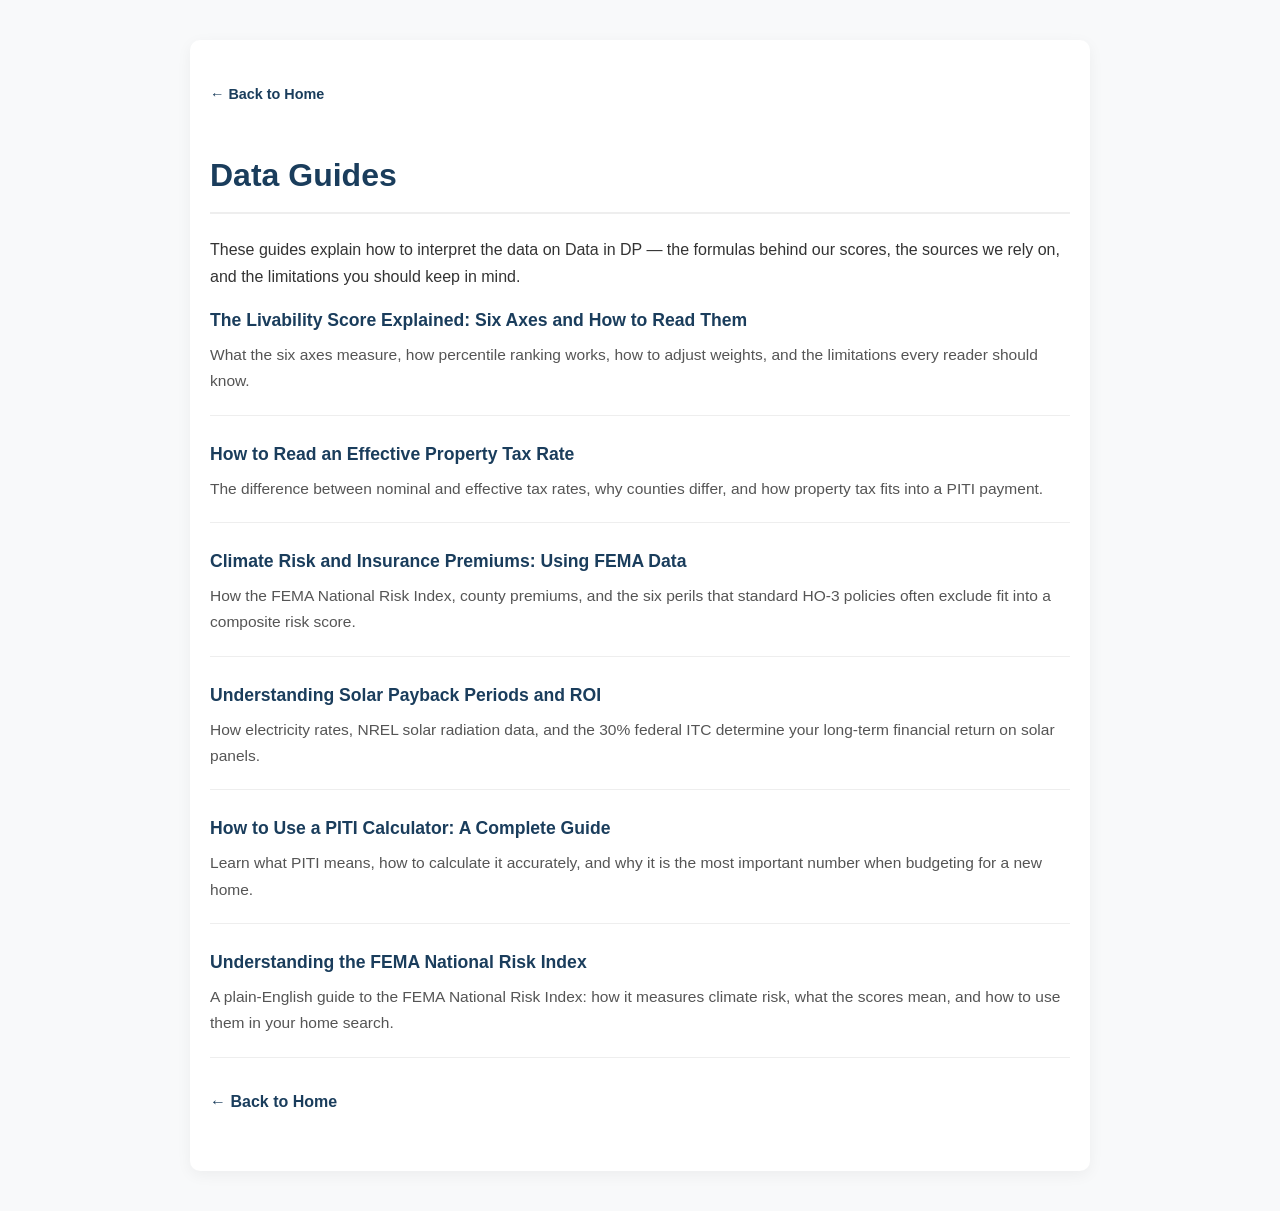
<file: guides/index.html>
<!DOCTYPE html>
<html lang="en">
<head>
  <meta charset="UTF-8">
  <meta name="viewport" content="width=device-width, initial-scale=1.0">
  <title>Data Guides - Housing, Tax, Climate Risk, and Solar ROI</title>
  <meta name="description" content="In-depth guides explaining how to read Livability Scores, property tax rates, FEMA climate risk data, and solar payback periods on Data in DP.">
  <style>
    body { font-family: -apple-system, BlinkMacSystemFont, "Segoe UI", Roboto, Helvetica, Arial, sans-serif; margin: 0; padding: 0; background: #f8f9fa; color: #333; line-height: 1.7; }
    .container { max-width: 860px; margin: 40px auto; padding: 40px 20px; background: white; border-radius: 10px; box-shadow: 0 4px 15px rgba(0,0,0,0.05); }
    h1 { color: #1a3d5c; border-bottom: 2px solid #eee; padding-bottom: 10px; }
    a { color: #1a3d5c; text-decoration: none; font-weight: bold; }
    a:hover { text-decoration: underline; }
    .back-link { display: inline-block; margin-bottom: 20px; font-size: 0.9em; }
    .guide-list { list-style: none; padding: 0; }
    .guide-list li { margin-bottom: 24px; padding-bottom: 20px; border-bottom: 1px solid #eee; }
    .guide-list h3 { margin: 0 0 6px; color: #1a3d5c; font-size: 1.1em; }
    .guide-list p { margin: 0; color: #555; font-size: 0.97em; }
  </style>
</head>
<body>
  <div class="container">
    <a href="/" class="back-link">← Back to Home</a>
    <h1>Data Guides</h1>
    <p>These guides explain how to interpret the data on Data in DP — the formulas behind our scores, the sources we rely on, and the limitations you should keep in mind.</p>

    <ul class="guide-list">
      <li>
        <h3><a href="/guides/livability-score-guide.html">The Livability Score Explained: Six Axes and How to Read Them</a></h3>
        <p>What the six axes measure, how percentile ranking works, how to adjust weights, and the limitations every reader should know.</p>
      </li>
      <li>
        <h3><a href="/guides/property-tax-guide.html">How to Read an Effective Property Tax Rate</a></h3>
        <p>The difference between nominal and effective tax rates, why counties differ, and how property tax fits into a PITI payment.</p>
      </li>
      <li>
        <h3><a href="/guides/climate-risk-insurance-guide.html">Climate Risk and Insurance Premiums: Using FEMA Data</a></h3>
        <p>How the FEMA National Risk Index, county premiums, and the six perils that standard HO-3 policies often exclude fit into a composite risk score.</p>
      </li>
      <li>
        <h3><a href="/guides/solar-roi-guide.html">Understanding Solar Payback Periods and ROI</a></h3>
        <p>How electricity rates, NREL solar radiation data, and the 30% federal ITC determine your long-term financial return on solar panels.</p>
      </li>
      <!-- 🆕 누락되었던 2개의 가이드 추가 -->
      <li>
        <h3><a href="/guides/how-to-use-piti-calculator.html">How to Use a PITI Calculator: A Complete Guide</a></h3>
        <p>Learn what PITI means, how to calculate it accurately, and why it is the most important number when budgeting for a new home.</p>
      </li>
      <li>
        <h3><a href="/guides/understanding-fema-risk-index.html">Understanding the FEMA National Risk Index</a></h3>
        <p>A plain-English guide to the FEMA National Risk Index: how it measures climate risk, what the scores mean, and how to use them in your home search.</p>
      </li>
    </ul>

    <p style="margin-top:30px;"><a href="/">← Back to Home</a></p>
  </div>
</body>
</html>
</file>
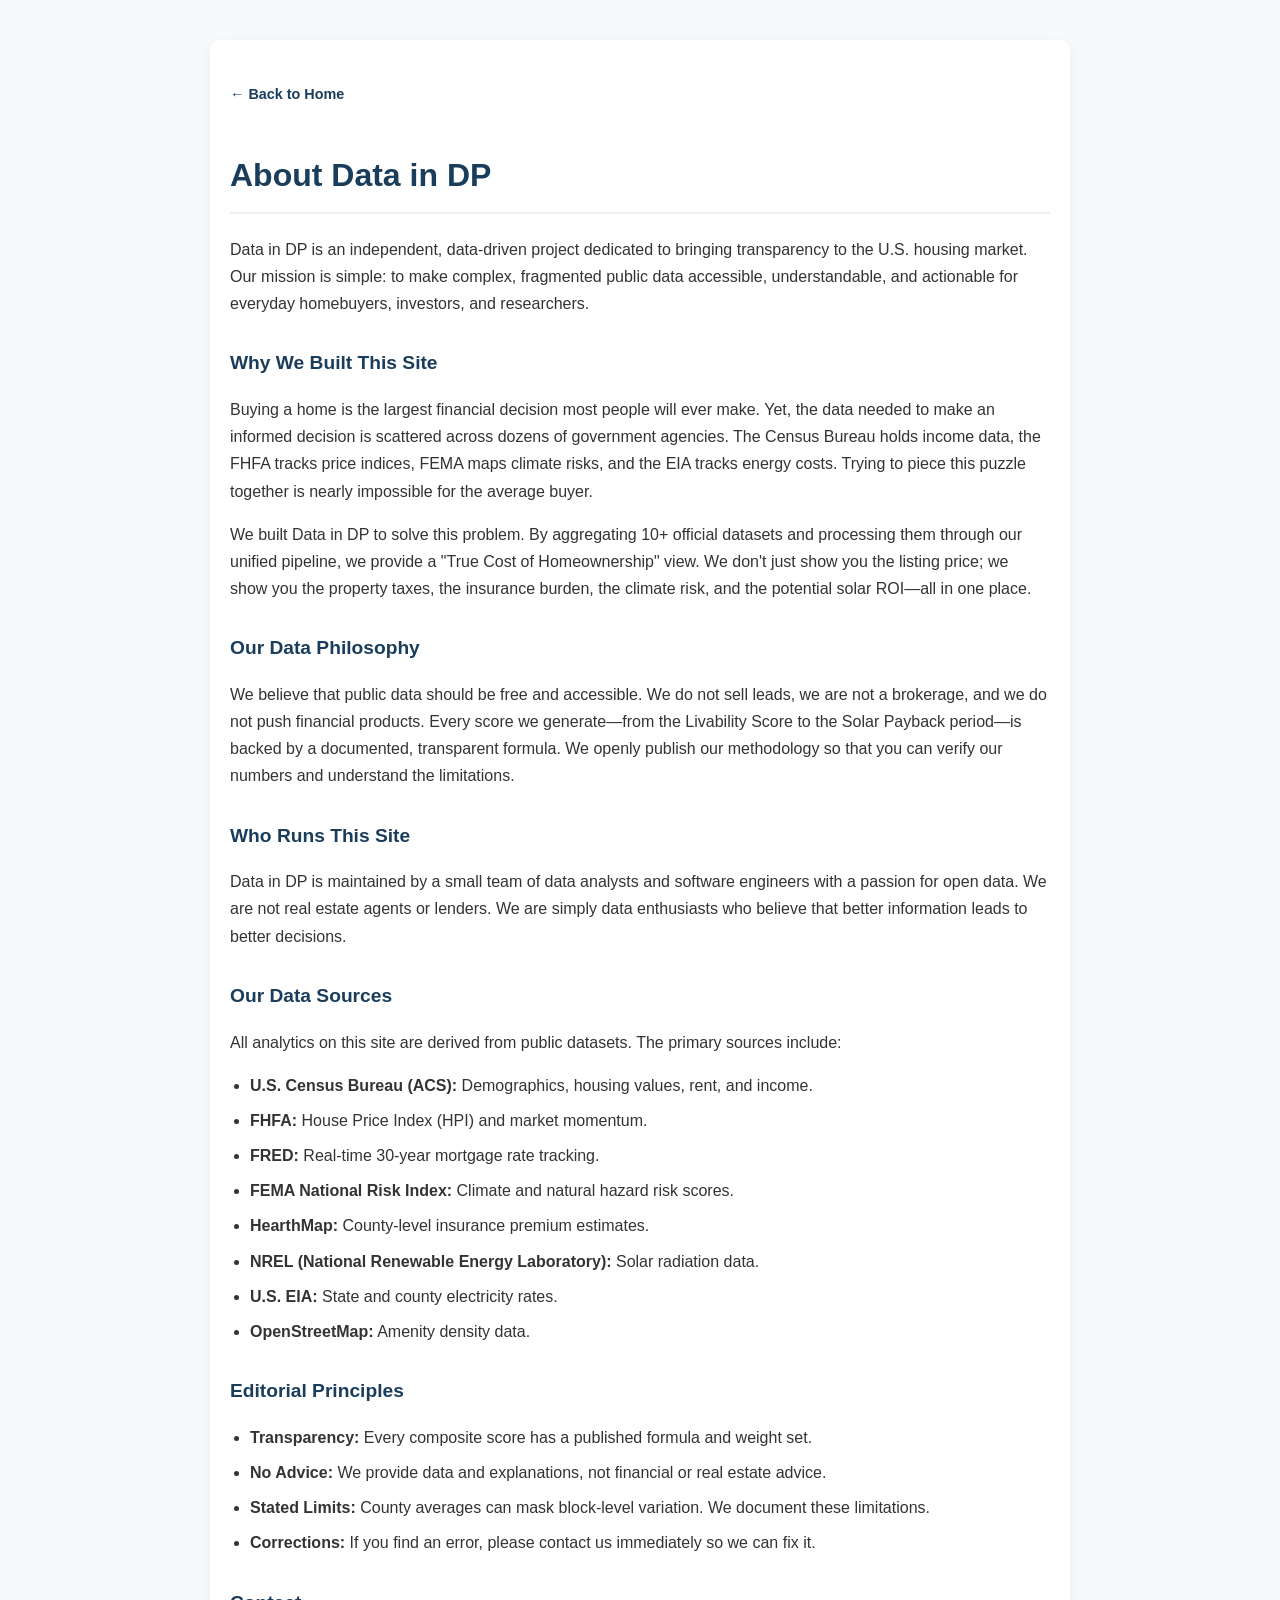
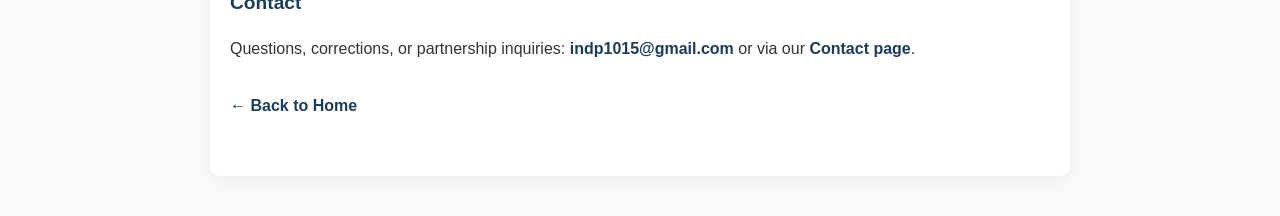
<file: about.html>
<!DOCTYPE html>
<html lang="en">
<head>
  <meta charset="UTF-8">
  <meta name="viewport" content="width=device-width, initial-scale=1.0">
  <title>About Data in DP - Our Mission and Data Philosophy</title>
  <meta name="description" content="Learn who runs Data in DP, why we built this comprehensive housing data hub, and our commitment to transparent, public-data-driven insights.">
  <style>
    body { font-family: -apple-system, BlinkMacSystemFont, "Segoe UI", Roboto, Helvetica, Arial, sans-serif; margin: 0; padding: 0; background: #f8f9fa; color: #333; line-height: 1.7; }
    .container { max-width: 820px; margin: 40px auto; padding: 40px 20px; background: white; border-radius: 10px; box-shadow: 0 4px 15px rgba(0,0,0,0.05); }
    h1 { color: #1a3d5c; border-bottom: 2px solid #eee; padding-bottom: 10px; }
    h2 { color: #1a3d5c; margin-top: 30px; font-size: 1.2em; }
    a { color: #1a3d5c; text-decoration: none; font-weight: bold; }
    a:hover { text-decoration: underline; }
    .back-link { display: inline-block; margin-bottom: 20px; font-size: 0.9em; }
    ul { padding-left: 20px; }
    li { margin-bottom: 8px; }
    .note { background:#f0f4f8; border-left:4px solid #1a3d5c; padding:12px 16px; border-radius:4px; font-size:0.95em; }
  </style>
</head>
<body>
  <div class="container">
    <a href="/" class="back-link">← Back to Home</a>
    <h1>About Data in DP</h1>

    <p>Data in DP is an independent, data-driven project dedicated to bringing transparency to the U.S. housing market. Our mission is simple: to make complex, fragmented public data accessible, understandable, and actionable for everyday homebuyers, investors, and researchers.</p>

    <h2>Why We Built This Site</h2>
    <p>Buying a home is the largest financial decision most people will ever make. Yet, the data needed to make an informed decision is scattered across dozens of government agencies. The Census Bureau holds income data, the FHFA tracks price indices, FEMA maps climate risks, and the EIA tracks energy costs. Trying to piece this puzzle together is nearly impossible for the average buyer.</p>
    <p>We built Data in DP to solve this problem. By aggregating 10+ official datasets and processing them through our unified pipeline, we provide a "True Cost of Homeownership" view. We don't just show you the listing price; we show you the property taxes, the insurance burden, the climate risk, and the potential solar ROI—all in one place.</p>

    <h2>Our Data Philosophy</h2>
    <p>We believe that public data should be free and accessible. We do not sell leads, we are not a brokerage, and we do not push financial products. Every score we generate—from the Livability Score to the Solar Payback period—is backed by a documented, transparent formula. We openly publish our methodology so that you can verify our numbers and understand the limitations.</p>

    <h2>Who Runs This Site</h2>
    <p>Data in DP is maintained by a small team of data analysts and software engineers with a passion for open data. We are not real estate agents or lenders. We are simply data enthusiasts who believe that better information leads to better decisions.</p>

    <h2>Our Data Sources</h2>
    <p>All analytics on this site are derived from public datasets. The primary sources include:</p>
    <ul>
      <li><strong>U.S. Census Bureau (ACS):</strong> Demographics, housing values, rent, and income.</li>
      <li><strong>FHFA:</strong> House Price Index (HPI) and market momentum.</li>
      <li><strong>FRED:</strong> Real-time 30-year mortgage rate tracking.</li>
      <li><strong>FEMA National Risk Index:</strong> Climate and natural hazard risk scores.</li>
      <li><strong>HearthMap:</strong> County-level insurance premium estimates.</li>
      <li><strong>NREL (National Renewable Energy Laboratory):</strong> Solar radiation data.</li>
      <li><strong>U.S. EIA:</strong> State and county electricity rates.</li>
      <li><strong>OpenStreetMap:</strong> Amenity density data.</li>
    </ul>

    <h2>Editorial Principles</h2>
    <ul>
      <li><strong>Transparency:</strong> Every composite score has a published formula and weight set.</li>
      <li><strong>No Advice:</strong> We provide data and explanations, not financial or real estate advice.</li>
      <li><strong>Stated Limits:</strong> County averages can mask block-level variation. We document these limitations.</li>
      <li><strong>Corrections:</strong> If you find an error, please contact us immediately so we can fix it.</li>
    </ul>

    <h2>Contact</h2>
    <p>Questions, corrections, or partnership inquiries: <a href="mailto:indp1015@gmail.com">indp1015@gmail.com</a> or via our <a href="/contact.html">Contact page</a>.</p>

    <p style="margin-top:30px;"><a href="/">← Back to Home</a></p>
  </div>
</body>
</html>
</file>
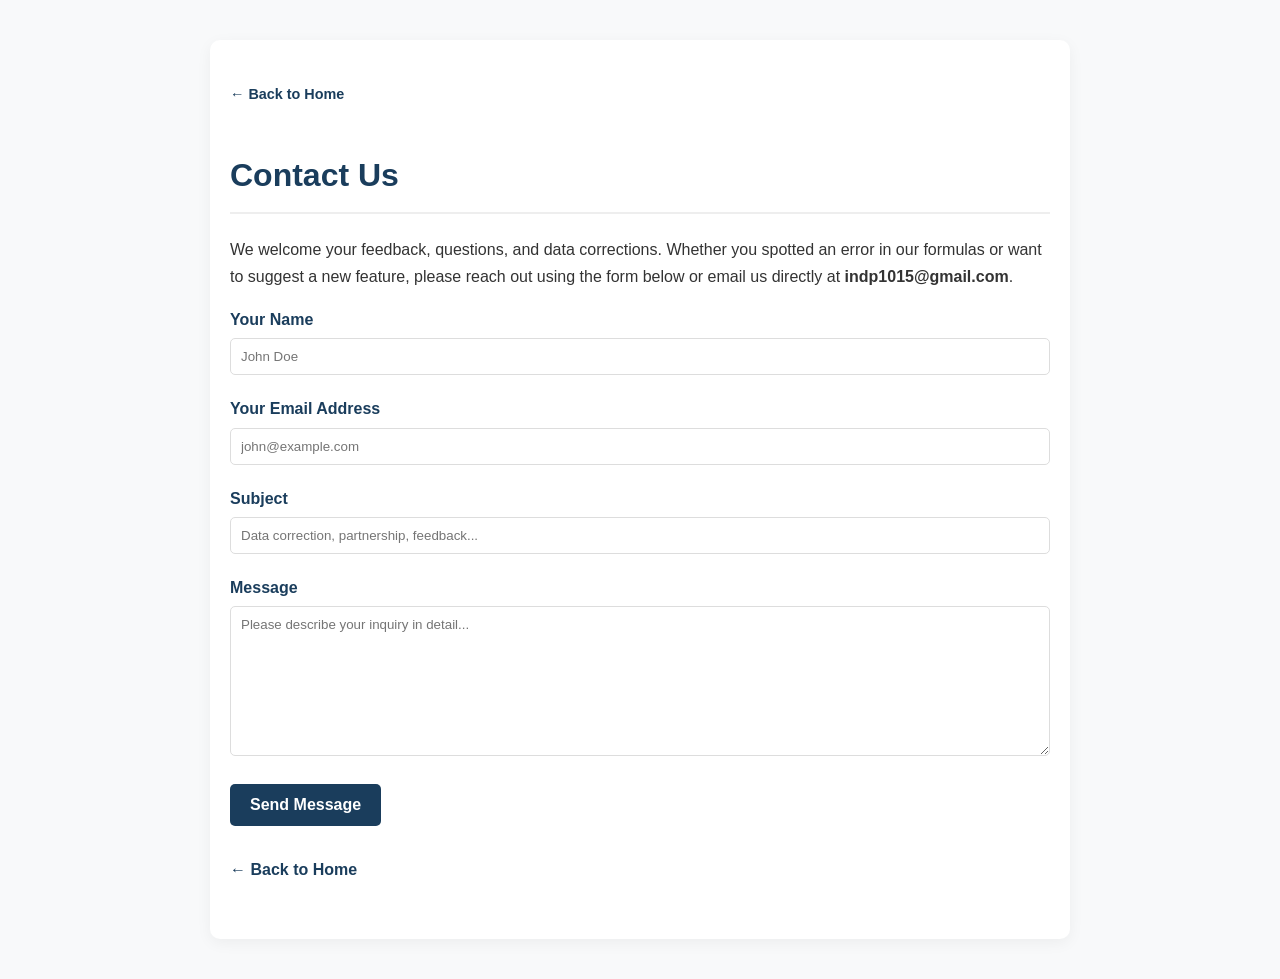
<file: contact.html>
<!DOCTYPE html>
<html lang="en">
<head>
  <meta charset="UTF-8">
  <meta name="viewport" content="width=device-width, initial-scale=1.0">
  <title>Contact Us - Data in DP</title>
  <meta name="description" content="Contact the Data in DP team for questions, data corrections, or partnership inquiries.">
  <style>
    body { font-family: -apple-system, BlinkMacSystemFont, "Segoe UI", Roboto, Helvetica, Arial, sans-serif; margin: 0; padding: 0; background: #f8f9fa; color: #333; line-height: 1.7; }
    .container { max-width: 820px; margin: 40px auto; padding: 40px 20px; background: white; border-radius: 10px; box-shadow: 0 4px 15px rgba(0,0,0,0.05); }
    h1 { color: #1a3d5c; border-bottom: 2px solid #eee; padding-bottom: 10px; }
    a { color: #1a3d5c; text-decoration: none; font-weight: bold; }
    a:hover { text-decoration: underline; }
    .back-link { display: inline-block; margin-bottom: 20px; font-size: 0.9em; }
    .form-group { margin-bottom: 20px; }
    label { display: block; margin-bottom: 5px; font-weight: bold; color: #1a3d5c; }
    input[type="text"], input[type="email"], textarea { width: 100%; padding: 10px; border: 1px solid #ddd; border-radius: 5px; font-family: inherit; box-sizing: border-box; }
    textarea { height: 150px; resize: vertical; }
    button { background: #1a3d5c; color: white; border: none; padding: 12px 20px; border-radius: 5px; font-size: 1em; cursor: pointer; font-weight: bold; }
    button:hover { background: #122c42; }
  </style>
</head>
<body>
  <div class="container">
    <a href="/" class="back-link">← Back to Home</a>
    <h1>Contact Us</h1>
    <p>We welcome your feedback, questions, and data corrections. Whether you spotted an error in our formulas or want to suggest a new feature, please reach out using the form below or email us directly at <strong>indp1015@gmail.com</strong>.</p>

    <form action="https://formsubmit.co/indp1015@gmail.com" method="POST">
      <input type="hidden" name="_captcha" value="false">
      <input type="hidden" name="_subject" value="New Inquiry from Data in DP">
      
      <div class="form-group">
        <label for="name">Your Name</label>
        <input type="text" id="name" name="name" required placeholder="John Doe">
      </div>
      
      <div class="form-group">
        <label for="email">Your Email Address</label>
        <input type="email" id="email" name="email" required placeholder="john@example.com">
      </div>
      
      <div class="form-group">
        <label for="subject">Subject</label>
        <input type="text" id="subject" name="subject" required placeholder="Data correction, partnership, feedback...">
      </div>
      
      <div class="form-group">
        <label for="message">Message</label>
        <textarea id="message" name="message" required placeholder="Please describe your inquiry in detail..."></textarea>
      </div>
      
      <button type="submit">Send Message</button>
    </form>

    <p style="margin-top:30px;"><a href="/">← Back to Home</a></p>
  </div>
</body>
</html>
</file>
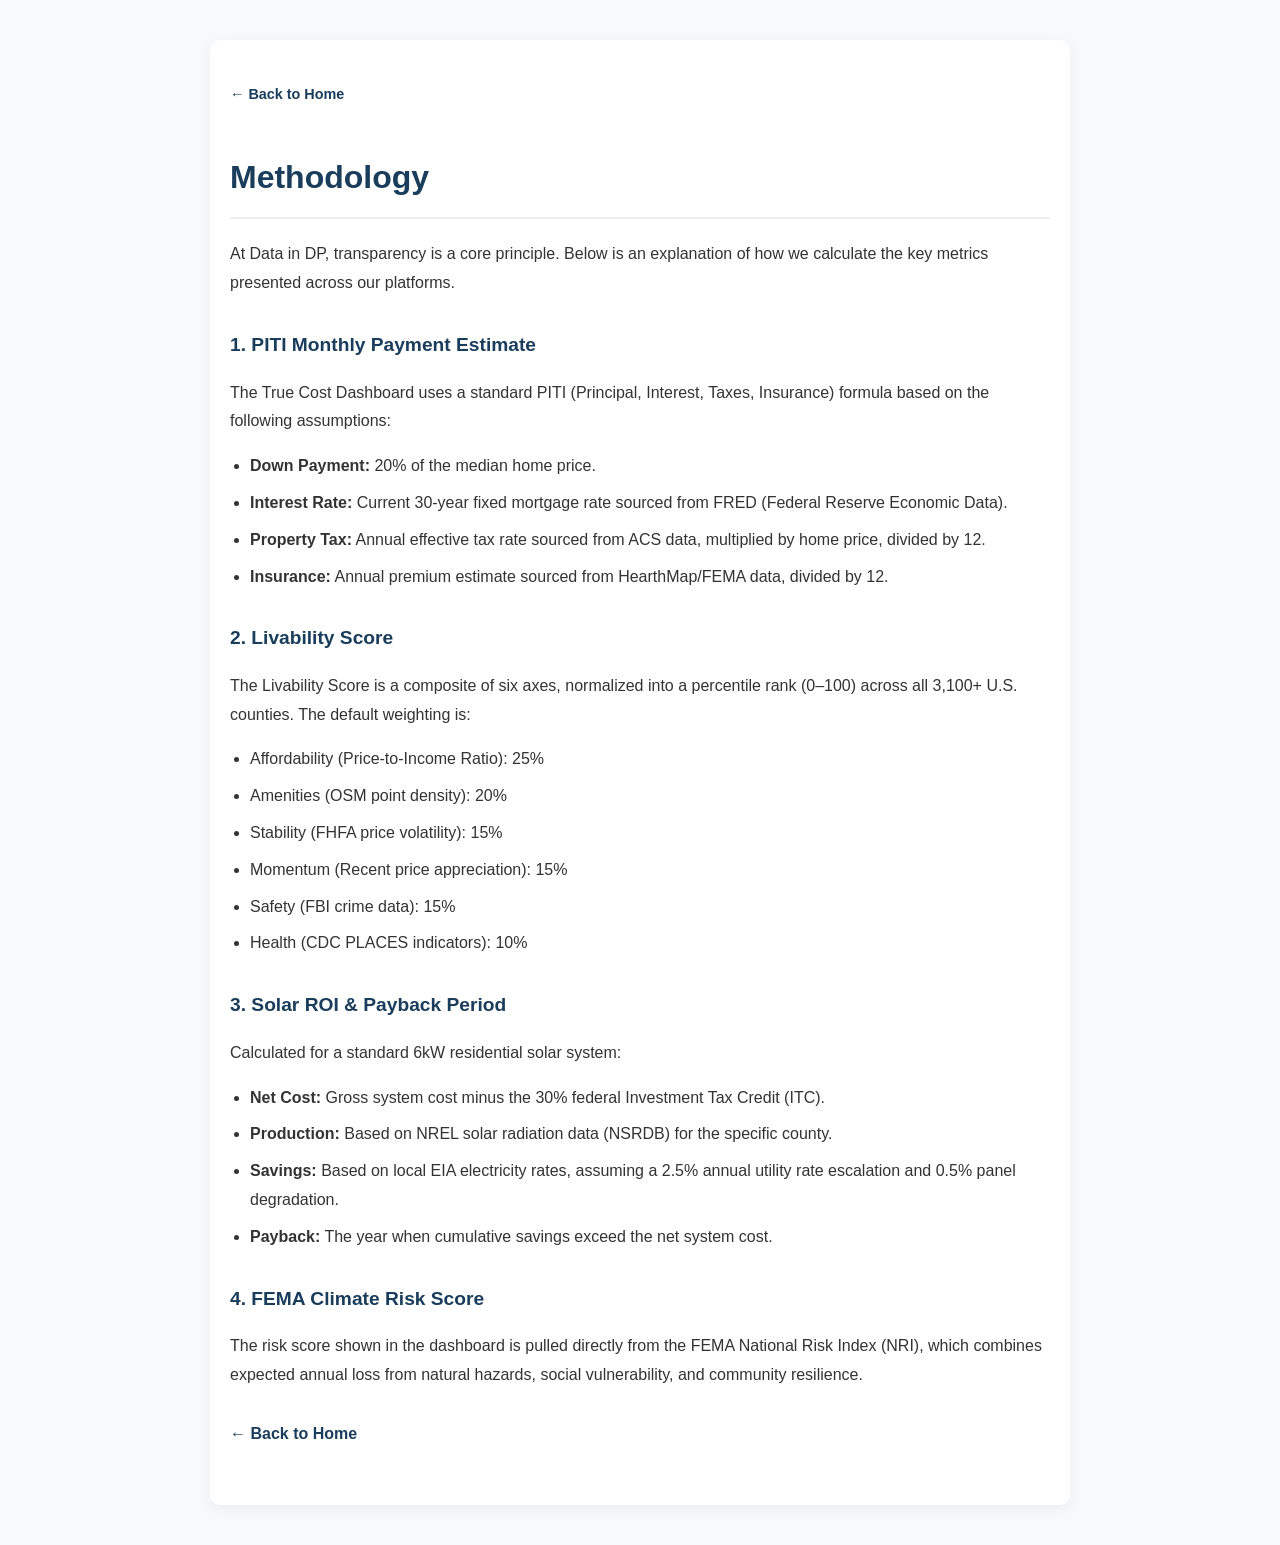
<file: methodology.html>
<!DOCTYPE html>
<html lang="en">
<head>
  <meta charset="UTF-8">
  <meta name="viewport" content="width=device-width, initial-scale=1.0">
  <title>Methodology - How We Calculate Scores and Estimates - Data in DP</title>
  <meta name="description" content="Detailed methodology for PITI calculations, Livability Scores, Market Scores, FEMA risk composite, and Solar ROI on Data in DP.">
  <style>
    body { font-family: -apple-system, BlinkMacSystemFont, "Segoe UI", Roboto, Helvetica, Arial, sans-serif; margin: 0; padding: 0; background: #f8f9fa; color: #333; line-height: 1.8; }
    .container { max-width: 820px; margin: 40px auto; padding: 40px 20px; background: white; border-radius: 10px; box-shadow: 0 4px 15px rgba(0,0,0,0.05); }
    h1 { color: #1a3d5c; border-bottom: 2px solid #eee; padding-bottom: 10px; }
    h2 { color: #1a3d5c; margin-top: 30px; font-size: 1.2em; }
    a { color: #1a3d5c; text-decoration: none; font-weight: bold; }
    a:hover { text-decoration: underline; }
    .back-link { display: inline-block; margin-bottom: 20px; font-size: 0.9em; }
    ul { padding-left: 20px; }
    li { margin-bottom: 8px; }
    .formula { background: #f0f4f8; padding: 10px 15px; border-left: 4px solid #1a3d5c; font-family: monospace; margin: 10px 0; border-radius: 4px; }
  </style>
</head>
<body>
  <div class="container">
    <a href="/" class="back-link">← Back to Home</a>
    <h1>Methodology</h1>
    <p>At Data in DP, transparency is a core principle. Below is an explanation of how we calculate the key metrics presented across our platforms.</p>

    <h2>1. PITI Monthly Payment Estimate</h2>
    <p>The True Cost Dashboard uses a standard PITI (Principal, Interest, Taxes, Insurance) formula based on the following assumptions:</p>
    <ul>
      <li><strong>Down Payment:</strong> 20% of the median home price.</li>
      <li><strong>Interest Rate:</strong> Current 30-year fixed mortgage rate sourced from FRED (Federal Reserve Economic Data).</li>
      <li><strong>Property Tax:</strong> Annual effective tax rate sourced from ACS data, multiplied by home price, divided by 12.</li>
      <li><strong>Insurance:</strong> Annual premium estimate sourced from HearthMap/FEMA data, divided by 12.</li>
    </ul>

    <h2>2. Livability Score</h2>
    <p>The Livability Score is a composite of six axes, normalized into a percentile rank (0–100) across all 3,100+ U.S. counties. The default weighting is:</p>
    <ul>
      <li>Affordability (Price-to-Income Ratio): 25%</li>
      <li>Amenities (OSM point density): 20%</li>
      <li>Stability (FHFA price volatility): 15%</li>
      <li>Momentum (Recent price appreciation): 15%</li>
      <li>Safety (FBI crime data): 15%</li>
      <li>Health (CDC PLACES indicators): 10%</li>
    </ul>

    <h2>3. Solar ROI & Payback Period</h2>
    <p>Calculated for a standard 6kW residential solar system:</p>
    <ul>
      <li><strong>Net Cost:</strong> Gross system cost minus the 30% federal Investment Tax Credit (ITC).</li>
      <li><strong>Production:</strong> Based on NREL solar radiation data (NSRDB) for the specific county.</li>
      <li><strong>Savings:</strong> Based on local EIA electricity rates, assuming a 2.5% annual utility rate escalation and 0.5% panel degradation.</li>
      <li><strong>Payback:</strong> The year when cumulative savings exceed the net system cost.</li>
    </ul>

    <h2>4. FEMA Climate Risk Score</h2>
    <p>The risk score shown in the dashboard is pulled directly from the FEMA National Risk Index (NRI), which combines expected annual loss from natural hazards, social vulnerability, and community resilience.</p>

    <p style="margin-top:30px;"><a href="/">← Back to Home</a></p>
  </div>
</body>
</html>
</file>
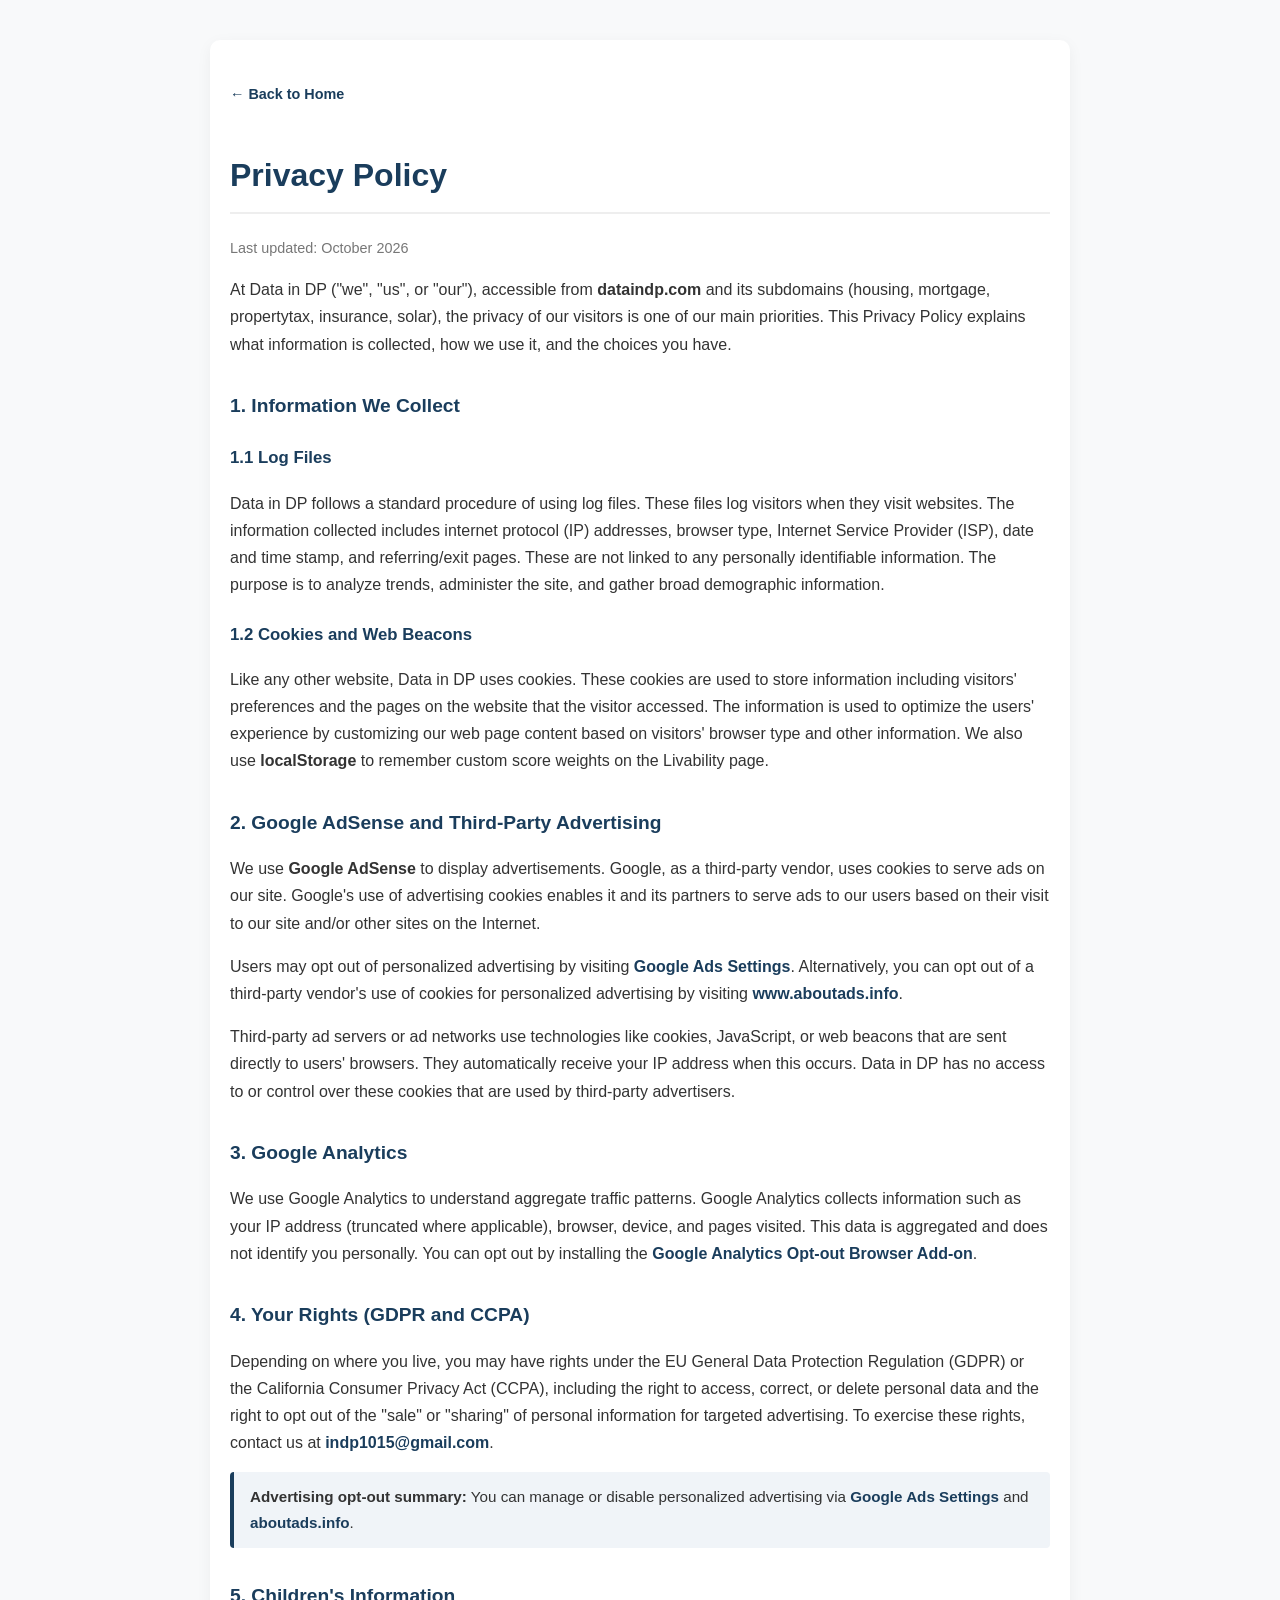
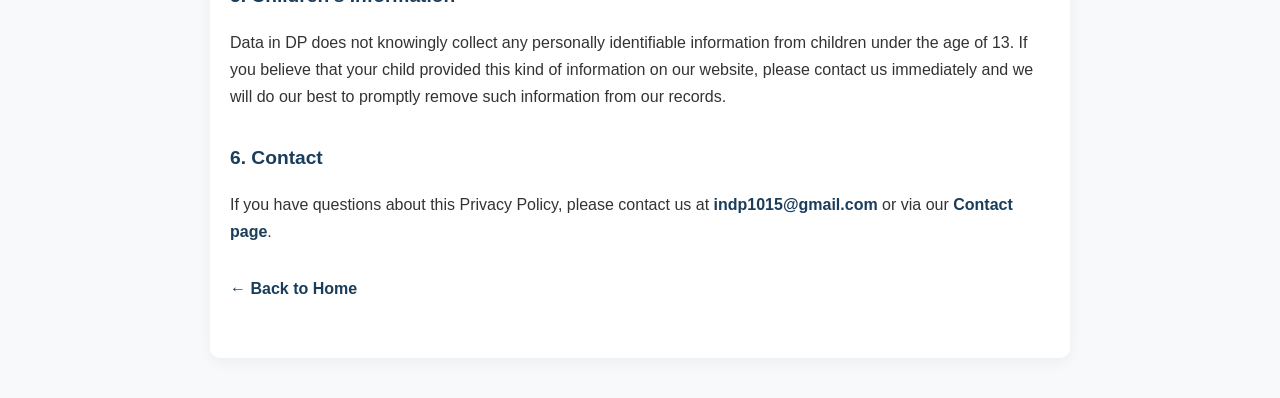
<file: privacy.html>
<!DOCTYPE html>
<html lang="en">
<head>
  <meta charset="UTF-8">
  <meta name="viewport" content="width=device-width, initial-scale=1.0">
  <title>Privacy Policy - Data in DP</title>
  <meta name="description" content="Data in DP Privacy Policy: how we handle cookies, Google AdSense, Google Analytics, and your data privacy rights.">
  <style>
    body { font-family: -apple-system, BlinkMacSystemFont, "Segoe UI", Roboto, Helvetica, Arial, sans-serif; margin: 0; padding: 0; background: #f8f9fa; color: #333; line-height: 1.7; }
    .container { max-width: 820px; margin: 40px auto; padding: 40px 20px; background: white; border-radius: 10px; box-shadow: 0 4px 15px rgba(0,0,0,0.05); }
    h1 { color: #1a3d5c; border-bottom: 2px solid #eee; padding-bottom: 10px; }
    h2 { color: #1a3d5c; margin-top: 32px; font-size: 1.2em; }
    h3 { color: #1a3d5c; margin-top: 22px; font-size: 1.05em; }
    a { color: #1a3d5c; text-decoration: none; font-weight: bold; }
    a:hover { text-decoration: underline; }
    .back-link { display: inline-block; margin-bottom: 20px; font-size: 0.9em; }
    ul { padding-left: 20px; }
    li { margin-bottom: 8px; }
    .updated { color: #777; font-size: 0.9em; }
    .note { background:#f0f4f8; border-left:4px solid #1a3d5c; padding:12px 16px; border-radius:4px; font-size:0.95em; }
  </style>
</head>
<body>
  <div class="container">
    <a href="/" class="back-link">← Back to Home</a>
    <h1>Privacy Policy</h1>
    <p class="updated">Last updated: October 2026</p>

    <p>At Data in DP ("we", "us", or "our"), accessible from <strong>dataindp.com</strong> and its subdomains (housing, mortgage, propertytax, insurance, solar), the privacy of our visitors is one of our main priorities. This Privacy Policy explains what information is collected, how we use it, and the choices you have.</p>

    <h2>1. Information We Collect</h2>
    <h3>1.1 Log Files</h3>
    <p>Data in DP follows a standard procedure of using log files. These files log visitors when they visit websites. The information collected includes internet protocol (IP) addresses, browser type, Internet Service Provider (ISP), date and time stamp, and referring/exit pages. These are not linked to any personally identifiable information. The purpose is to analyze trends, administer the site, and gather broad demographic information.</p>

    <h3>1.2 Cookies and Web Beacons</h3>
    <p>Like any other website, Data in DP uses cookies. These cookies are used to store information including visitors' preferences and the pages on the website that the visitor accessed. The information is used to optimize the users' experience by customizing our web page content based on visitors' browser type and other information. We also use <strong>localStorage</strong> to remember custom score weights on the Livability page.</p>

    <h2>2. Google AdSense and Third-Party Advertising</h2>
    <p>We use <strong>Google AdSense</strong> to display advertisements. Google, as a third-party vendor, uses cookies to serve ads on our site. Google's use of advertising cookies enables it and its partners to serve ads to our users based on their visit to our site and/or other sites on the Internet.</p>
    <p>Users may opt out of personalized advertising by visiting <a href="https://www.google.com/settings/ads" target="_blank" rel="noopener">Google Ads Settings</a>. Alternatively, you can opt out of a third-party vendor's use of cookies for personalized advertising by visiting <a href="https://www.aboutads.info/choices/" target="_blank" rel="noopener">www.aboutads.info</a>.</p>
    <p>Third-party ad servers or ad networks use technologies like cookies, JavaScript, or web beacons that are sent directly to users' browsers. They automatically receive your IP address when this occurs. Data in DP has no access to or control over these cookies that are used by third-party advertisers.</p>

    <h2>3. Google Analytics</h2>
    <p>We use Google Analytics to understand aggregate traffic patterns. Google Analytics collects information such as your IP address (truncated where applicable), browser, device, and pages visited. This data is aggregated and does not identify you personally. You can opt out by installing the <a href="https://tools.google.com/dlpage/gaoptout" target="_blank" rel="noopener">Google Analytics Opt-out Browser Add-on</a>.</p>

    <h2>4. Your Rights (GDPR and CCPA)</h2>
    <p>Depending on where you live, you may have rights under the EU General Data Protection Regulation (GDPR) or the California Consumer Privacy Act (CCPA), including the right to access, correct, or delete personal data and the right to opt out of the "sale" or "sharing" of personal information for targeted advertising. To exercise these rights, contact us at <a href="mailto:indp1015@gmail.com">indp1015@gmail.com</a>.</p>

    <div class="note">
      <strong>Advertising opt-out summary:</strong> You can manage or disable personalized advertising via
      <a href="https://www.google.com/settings/ads" target="_blank" rel="noopener">Google Ads Settings</a> and
      <a href="https://www.aboutads.info/choices/" target="_blank" rel="noopener">aboutads.info</a>.
    </div>

    <h2>5. Children's Information</h2>
    <p>Data in DP does not knowingly collect any personally identifiable information from children under the age of 13. If you believe that your child provided this kind of information on our website, please contact us immediately and we will do our best to promptly remove such information from our records.</p>

    <h2>6. Contact</h2>
    <p>If you have questions about this Privacy Policy, please contact us at <a href="mailto:indp1015@gmail.com">indp1015@gmail.com</a> or via our <a href="/contact.html">Contact page</a>.</p>

    <p style="margin-top:30px;"><a href="/">← Back to Home</a></p>
  </div>
</body>
</html>
</file>
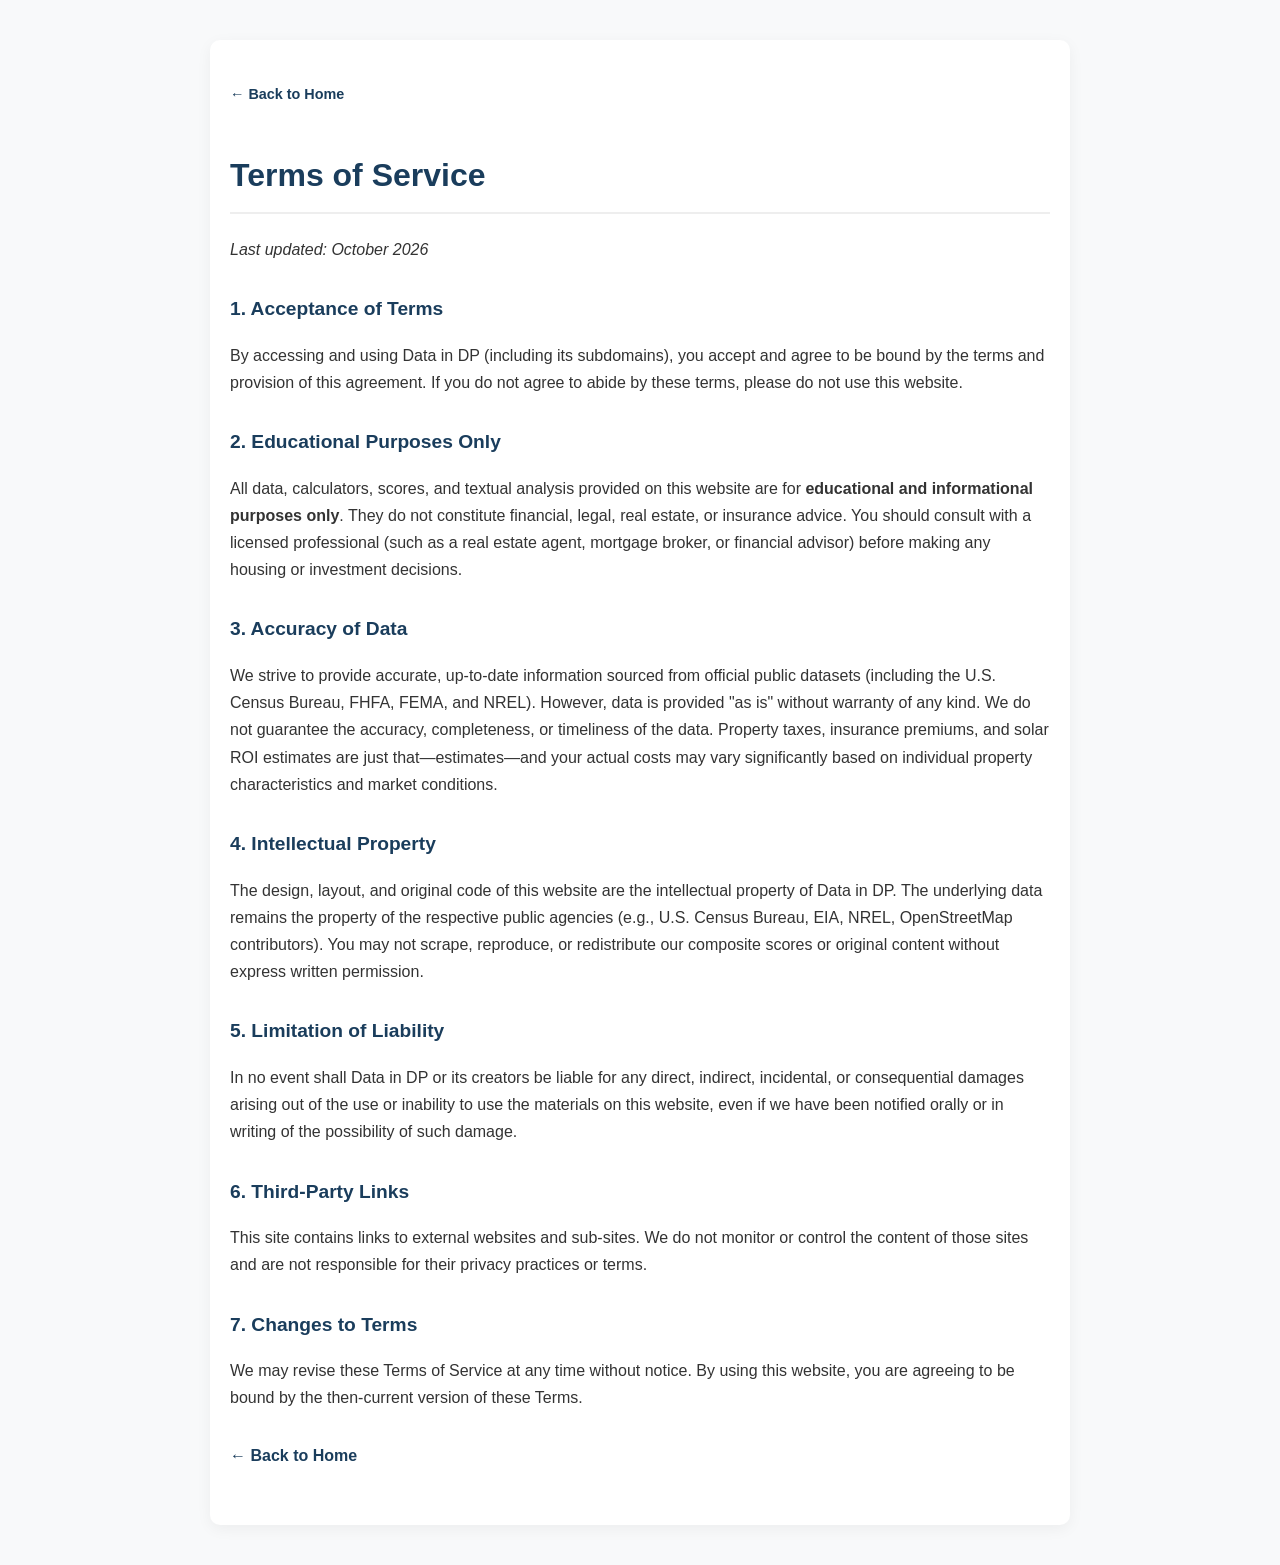
<file: terms.html>
<!DOCTYPE html>
<html lang="en">
<head>
  <meta charset="UTF-8">
  <meta name="viewport" content="width=device-width, initial-scale=1.0">
  <title>Terms of Service - Data in DP</title>
  <meta name="description" content="Terms of Service for Data in DP. Read our policies on data usage, disclaimers, and intellectual property.">
  <style>
    body { font-family: -apple-system, BlinkMacSystemFont, "Segoe UI", Roboto, Helvetica, Arial, sans-serif; margin: 0; padding: 0; background: #f8f9fa; color: #333; line-height: 1.7; }
    .container { max-width: 820px; margin: 40px auto; padding: 40px 20px; background: white; border-radius: 10px; box-shadow: 0 4px 15px rgba(0,0,0,0.05); }
    h1 { color: #1a3d5c; border-bottom: 2px solid #eee; padding-bottom: 10px; }
    h2 { color: #1a3d5c; margin-top: 30px; font-size: 1.2em; }
    a { color: #1a3d5c; text-decoration: none; font-weight: bold; }
    a:hover { text-decoration: underline; }
    .back-link { display: inline-block; margin-bottom: 20px; font-size: 0.9em; }
    ul { padding-left: 20px; }
    li { margin-bottom: 8px; }
  </style>
</head>
<body>
  <div class="container">
    <a href="/" class="back-link">← Back to Home</a>
    <h1>Terms of Service</h1>
    <p><em>Last updated: October 2026</em></p>

    <h2>1. Acceptance of Terms</h2>
    <p>By accessing and using Data in DP (including its subdomains), you accept and agree to be bound by the terms and provision of this agreement. If you do not agree to abide by these terms, please do not use this website.</p>

    <h2>2. Educational Purposes Only</h2>
    <p>All data, calculators, scores, and textual analysis provided on this website are for <strong>educational and informational purposes only</strong>. They do not constitute financial, legal, real estate, or insurance advice. You should consult with a licensed professional (such as a real estate agent, mortgage broker, or financial advisor) before making any housing or investment decisions.</p>

    <h2>3. Accuracy of Data</h2>
    <p>We strive to provide accurate, up-to-date information sourced from official public datasets (including the U.S. Census Bureau, FHFA, FEMA, and NREL). However, data is provided "as is" without warranty of any kind. We do not guarantee the accuracy, completeness, or timeliness of the data. Property taxes, insurance premiums, and solar ROI estimates are just that—estimates—and your actual costs may vary significantly based on individual property characteristics and market conditions.</p>

    <h2>4. Intellectual Property</h2>
    <p>The design, layout, and original code of this website are the intellectual property of Data in DP. The underlying data remains the property of the respective public agencies (e.g., U.S. Census Bureau, EIA, NREL, OpenStreetMap contributors). You may not scrape, reproduce, or redistribute our composite scores or original content without express written permission.</p>

    <h2>5. Limitation of Liability</h2>
    <p>In no event shall Data in DP or its creators be liable for any direct, indirect, incidental, or consequential damages arising out of the use or inability to use the materials on this website, even if we have been notified orally or in writing of the possibility of such damage.</p>

    <h2>6. Third-Party Links</h2>
    <p>This site contains links to external websites and sub-sites. We do not monitor or control the content of those sites and are not responsible for their privacy practices or terms.</p>

    <h2>7. Changes to Terms</h2>
    <p>We may revise these Terms of Service at any time without notice. By using this website, you are agreeing to be bound by the then-current version of these Terms.</p>

    <p style="margin-top:30px;"><a href="/">← Back to Home</a></p>
  </div>
</body>
</html>
</file>
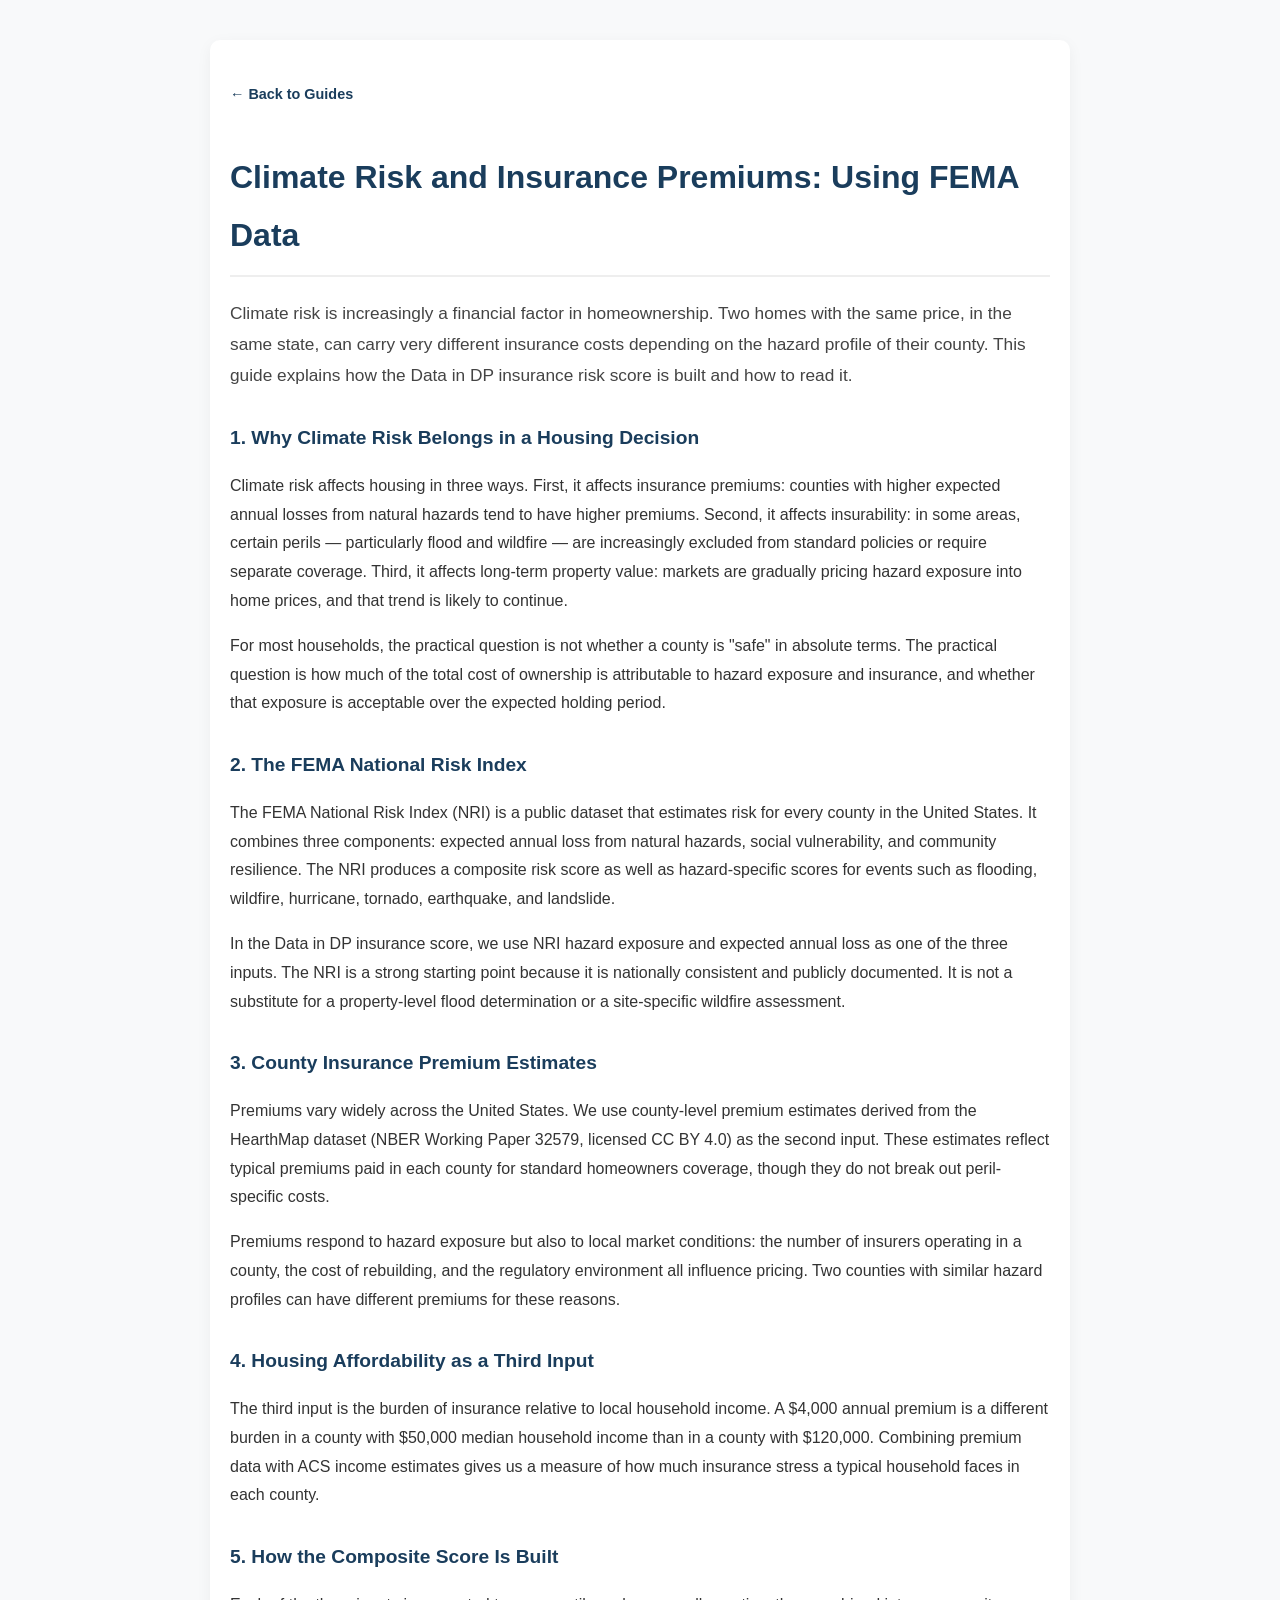
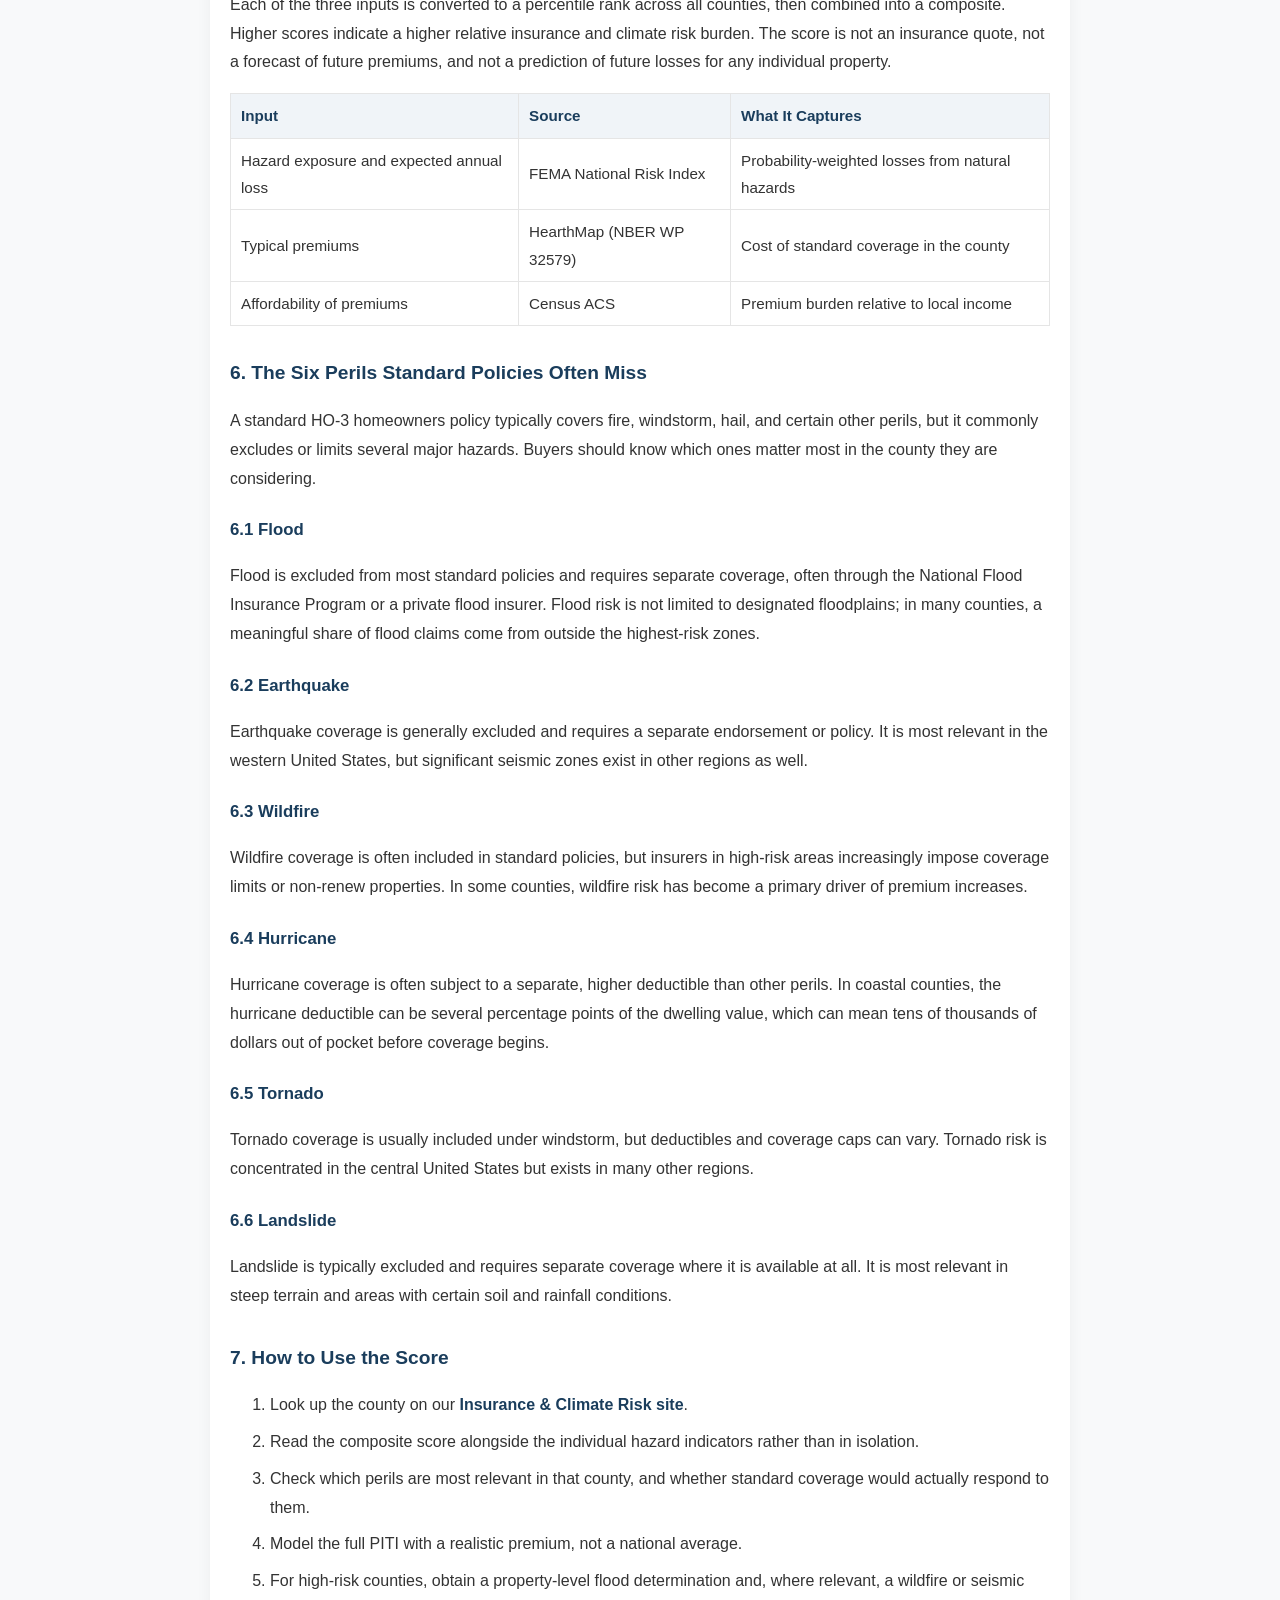
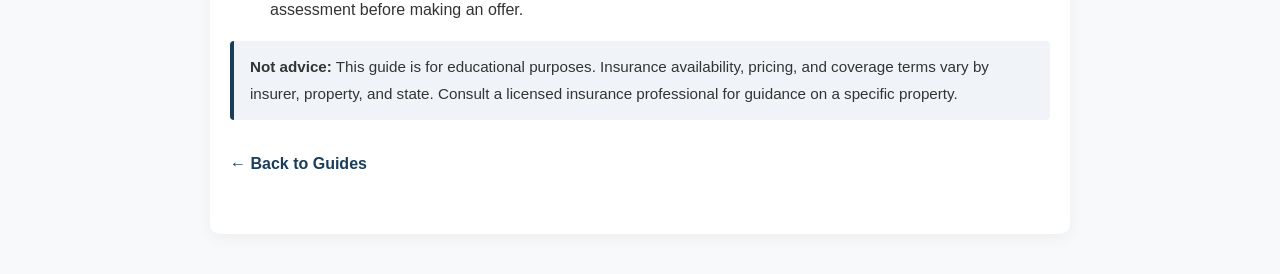
<file: guides/climate-risk-insurance-guide.html>
<!DOCTYPE html>
<html lang="en">
<head>
  <meta charset="UTF-8">
  <meta name="viewport" content="width=device-width, initial-scale=1.0">
  <title>Climate Risk and Insurance Premiums: Using FEMA Data - Data in DP</title>
  <meta name="description" content="How to read FEMA National Risk Index data, county insurance premium estimates, and the six perils that standard HO-3 policies often exclude, all explained with the Data in DP composite risk score.">
  <style>
    body { font-family: -apple-system, BlinkMacSystemFont, "Segoe UI", Roboto, Helvetica, Arial, sans-serif; margin: 0; padding: 0; background: #f8f9fa; color: #333; line-height: 1.8; }
    .container { max-width: 820px; margin: 40px auto; padding: 40px 20px; background: white; border-radius: 10px; box-shadow: 0 4px 15px rgba(0,0,0,0.05); }
    h1 { color: #1a3d5c; border-bottom: 2px solid #eee; padding-bottom: 10px; }
    h2 { color: #1a3d5c; margin-top: 30px; font-size: 1.2em; }
    h3 { color: #1a3d5c; margin-top: 22px; font-size: 1.05em; }
    a { color: #1a3d5c; text-decoration: none; font-weight: bold; }
    a:hover { text-decoration: underline; }
    .back-link { display: inline-block; margin-bottom: 20px; font-size: 0.9em; }
    .lead { font-size: 1.08em; color: #444; }
    ul { padding-left: 20px; }
    li { margin-bottom: 8px; }
    .note { background:#f0f4f8; border-left:4px solid #1a3d5c; padding:12px 16px; border-radius:4px; font-size:0.95em; }
    table { width: 100%; border-collapse: collapse; margin: 16px 0; font-size: 0.95em; }
    th, td { border: 1px solid #e5e5e5; padding: 8px 10px; text-align: left; }
    th { background: #f0f4f8; color: #1a3d5c; }
  </style>
</head>
<body>
  <div class="container">
    <a href="/guides/" class="back-link">← Back to Guides</a>
    <h1>Climate Risk and Insurance Premiums: Using FEMA Data</h1>
    <p class="lead">Climate risk is increasingly a financial factor in homeownership. Two homes with the same price, in the same state, can carry very different insurance costs depending on the hazard profile of their county. This guide explains how the Data in DP insurance risk score is built and how to read it.</p>

    <h2>1. Why Climate Risk Belongs in a Housing Decision</h2>
    <p>Climate risk affects housing in three ways. First, it affects insurance premiums: counties with higher expected annual losses from natural hazards tend to have higher premiums. Second, it affects insurability: in some areas, certain perils — particularly flood and wildfire — are increasingly excluded from standard policies or require separate coverage. Third, it affects long-term property value: markets are gradually pricing hazard exposure into home prices, and that trend is likely to continue.</p>
    <p>For most households, the practical question is not whether a county is "safe" in absolute terms. The practical question is how much of the total cost of ownership is attributable to hazard exposure and insurance, and whether that exposure is acceptable over the expected holding period.</p>

    <h2>2. The FEMA National Risk Index</h2>
    <p>The FEMA National Risk Index (NRI) is a public dataset that estimates risk for every county in the United States. It combines three components: expected annual loss from natural hazards, social vulnerability, and community resilience. The NRI produces a composite risk score as well as hazard-specific scores for events such as flooding, wildfire, hurricane, tornado, earthquake, and landslide.</p>
    <p>In the Data in DP insurance score, we use NRI hazard exposure and expected annual loss as one of the three inputs. The NRI is a strong starting point because it is nationally consistent and publicly documented. It is not a substitute for a property-level flood determination or a site-specific wildfire assessment.</p>

    <h2>3. County Insurance Premium Estimates</h2>
    <p>Premiums vary widely across the United States. We use county-level premium estimates derived from the HearthMap dataset (NBER Working Paper 32579, licensed CC BY 4.0) as the second input. These estimates reflect typical premiums paid in each county for standard homeowners coverage, though they do not break out peril-specific costs.</p>
    <p>Premiums respond to hazard exposure but also to local market conditions: the number of insurers operating in a county, the cost of rebuilding, and the regulatory environment all influence pricing. Two counties with similar hazard profiles can have different premiums for these reasons.</p>

    <h2>4. Housing Affordability as a Third Input</h2>
    <p>The third input is the burden of insurance relative to local household income. A $4,000 annual premium is a different burden in a county with $50,000 median household income than in a county with $120,000. Combining premium data with ACS income estimates gives us a measure of how much insurance stress a typical household faces in each county.</p>

    <h2>5. How the Composite Score Is Built</h2>
    <p>Each of the three inputs is converted to a percentile rank across all counties, then combined into a composite. Higher scores indicate a higher relative insurance and climate risk burden. The score is not an insurance quote, not a forecast of future premiums, and not a prediction of future losses for any individual property.</p>
    <table>
      <tr><th>Input</th><th>Source</th><th>What It Captures</th></tr>
      <tr><td>Hazard exposure and expected annual loss</td><td>FEMA National Risk Index</td><td>Probability-weighted losses from natural hazards</td></tr>
      <tr><td>Typical premiums</td><td>HearthMap (NBER WP 32579)</td><td>Cost of standard coverage in the county</td></tr>
      <tr><td>Affordability of premiums</td><td>Census ACS</td><td>Premium burden relative to local income</td></tr>
    </table>

    <h2>6. The Six Perils Standard Policies Often Miss</h2>
    <p>A standard HO-3 homeowners policy typically covers fire, windstorm, hail, and certain other perils, but it commonly excludes or limits several major hazards. Buyers should know which ones matter most in the county they are considering.</p>

    <h3>6.1 Flood</h3>
    <p>Flood is excluded from most standard policies and requires separate coverage, often through the National Flood Insurance Program or a private flood insurer. Flood risk is not limited to designated floodplains; in many counties, a meaningful share of flood claims come from outside the highest-risk zones.</p>

    <h3>6.2 Earthquake</h3>
    <p>Earthquake coverage is generally excluded and requires a separate endorsement or policy. It is most relevant in the western United States, but significant seismic zones exist in other regions as well.</p>

    <h3>6.3 Wildfire</h3>
    <p>Wildfire coverage is often included in standard policies, but insurers in high-risk areas increasingly impose coverage limits or non-renew properties. In some counties, wildfire risk has become a primary driver of premium increases.</p>

    <h3>6.4 Hurricane</h3>
    <p>Hurricane coverage is often subject to a separate, higher deductible than other perils. In coastal counties, the hurricane deductible can be several percentage points of the dwelling value, which can mean tens of thousands of dollars out of pocket before coverage begins.</p>

    <h3>6.5 Tornado</h3>
    <p>Tornado coverage is usually included under windstorm, but deductibles and coverage caps can vary. Tornado risk is concentrated in the central United States but exists in many other regions.</p>

    <h3>6.6 Landslide</h3>
    <p>Landslide is typically excluded and requires separate coverage where it is available at all. It is most relevant in steep terrain and areas with certain soil and rainfall conditions.</p>

    <h2>7. How to Use the Score</h2>
    <ol>
      <li>Look up the county on our <a href="https://insurance.dataindp.com">Insurance &amp; Climate Risk site</a>.</li>
      <li>Read the composite score alongside the individual hazard indicators rather than in isolation.</li>
      <li>Check which perils are most relevant in that county, and whether standard coverage would actually respond to them.</li>
      <li>Model the full PITI with a realistic premium, not a national average.</li>
      <li>For high-risk counties, obtain a property-level flood determination and, where relevant, a wildfire or seismic assessment before making an offer.</li>
    </ol>

    <div class="note">
      <strong>Not advice:</strong> This guide is for educational purposes. Insurance availability, pricing, and coverage terms vary by insurer, property, and state. Consult a licensed insurance professional for guidance on a specific property.
    </div>

    <p style="margin-top:30px;"><a href="/guides/">← Back to Guides</a></p>
  </div>
</body>
</html>
</file>
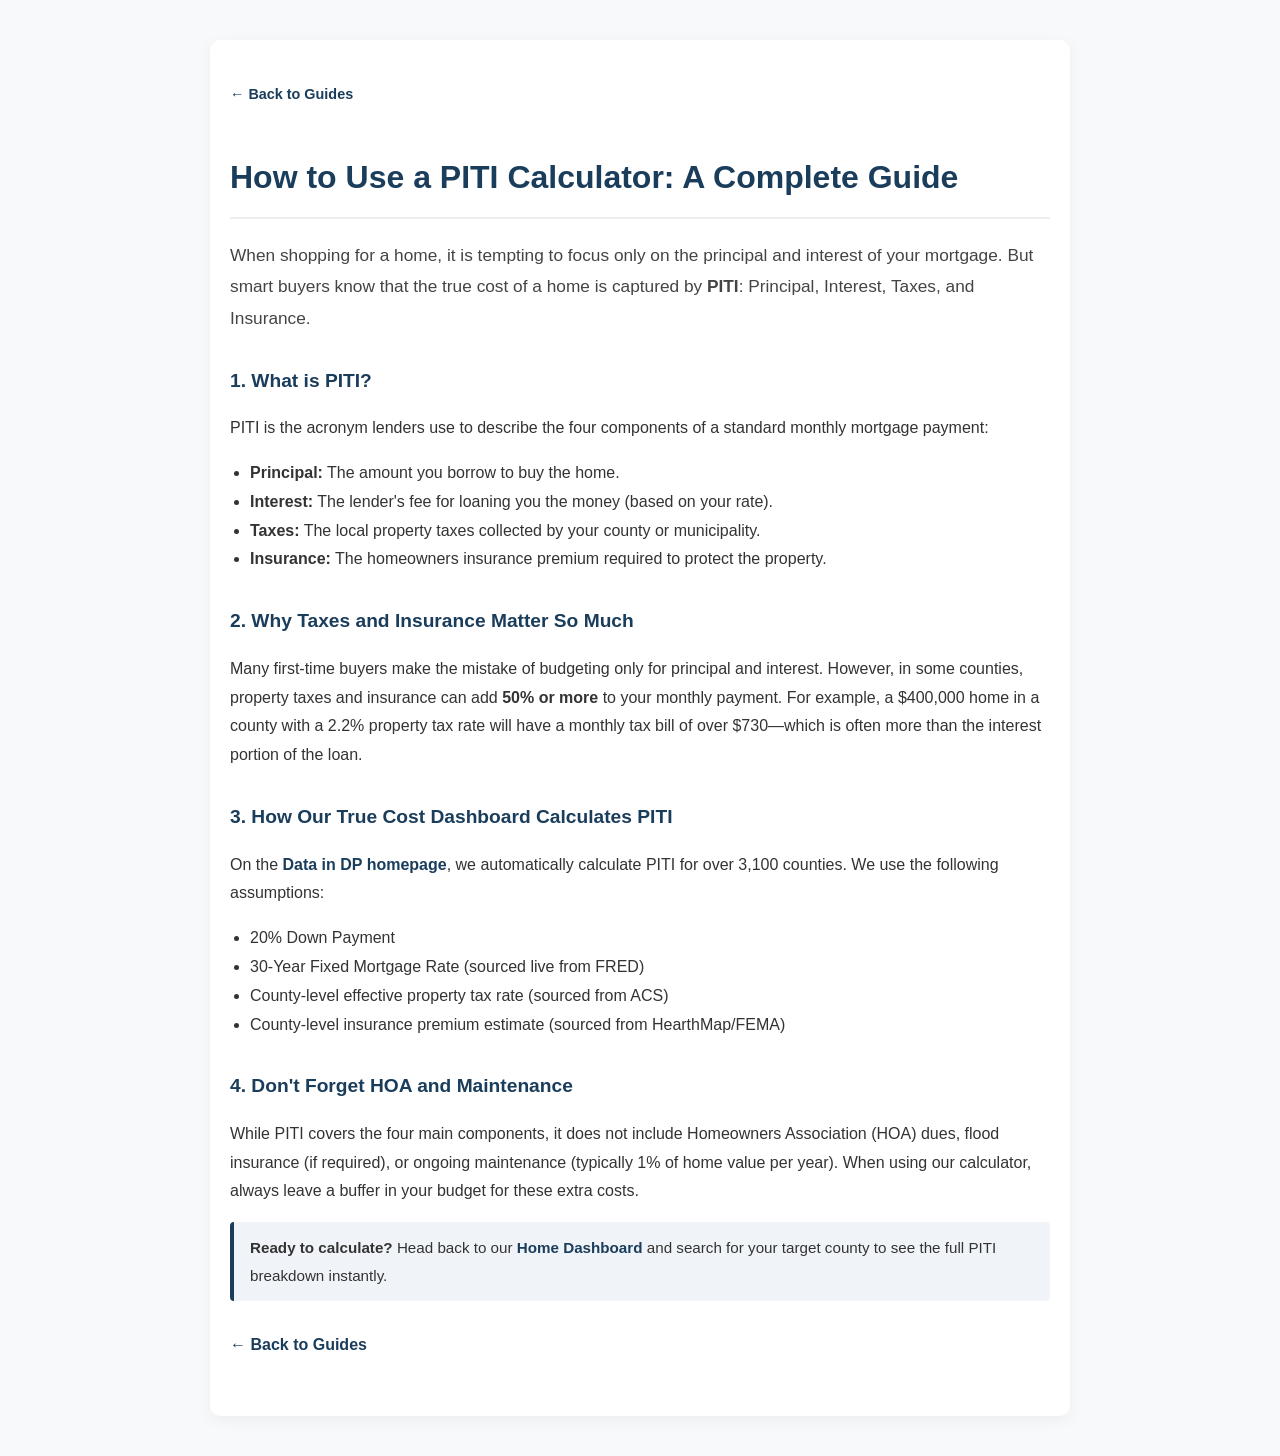
<file: guides/how-to-use-piti-calculator.html>
<!DOCTYPE html>
<html lang="en">
<head>
  <meta charset="UTF-8">
  <meta name="viewport" content="width=device-width, initial-scale=1.0">
  <title>How to Use a PITI Calculator: A Complete Guide</title>
  <meta name="description" content="Learn what PITI means, how to calculate it accurately, and why it is the most important number when budgeting for a new home.">
  <style>
    body { font-family: -apple-system, BlinkMacSystemFont, "Segoe UI", Roboto, Helvetica, Arial, sans-serif; margin: 0; padding: 0; background: #f8f9fa; color: #333; line-height: 1.8; }
    .container { max-width: 820px; margin: 40px auto; padding: 40px 20px; background: white; border-radius: 10px; box-shadow: 0 4px 15px rgba(0,0,0,0.05); }
    h1 { color: #1a3d5c; border-bottom: 2px solid #eee; padding-bottom: 10px; }
    h2 { color: #1a3d5c; margin-top: 30px; font-size: 1.2em; }
    a { color: #1a3d5c; text-decoration: none; font-weight: bold; }
    a:hover { text-decoration: underline; }
    .back-link { display: inline-block; margin-bottom: 20px; font-size: 0.9em; }
    .lead { font-size: 1.08em; color: #444; }
    ul { padding-left: 20px; }
    .note { background:#f0f4f8; border-left:4px solid #1a3d5c; padding:12px 16px; border-radius:4px; font-size:0.95em; }
  </style>
</head>
<body>
  <div class="container">
    <a href="/guides/" class="back-link">← Back to Guides</a>
    <h1>How to Use a PITI Calculator: A Complete Guide</h1>
    <p class="lead">When shopping for a home, it is tempting to focus only on the principal and interest of your mortgage. But smart buyers know that the true cost of a home is captured by <strong>PITI</strong>: Principal, Interest, Taxes, and Insurance.</p>

    <h2>1. What is PITI?</h2>
    <p>PITI is the acronym lenders use to describe the four components of a standard monthly mortgage payment:</p>
    <ul>
      <li><strong>Principal:</strong> The amount you borrow to buy the home.</li>
      <li><strong>Interest:</strong> The lender's fee for loaning you the money (based on your rate).</li>
      <li><strong>Taxes:</strong> The local property taxes collected by your county or municipality.</li>
      <li><strong>Insurance:</strong> The homeowners insurance premium required to protect the property.</li>
    </ul>

    <h2>2. Why Taxes and Insurance Matter So Much</h2>
    <p>Many first-time buyers make the mistake of budgeting only for principal and interest. However, in some counties, property taxes and insurance can add <strong>50% or more</strong> to your monthly payment. For example, a $400,000 home in a county with a 2.2% property tax rate will have a monthly tax bill of over $730—which is often more than the interest portion of the loan.</p>

    <h2>3. How Our True Cost Dashboard Calculates PITI</h2>
    <p>On the <a href="/">Data in DP homepage</a>, we automatically calculate PITI for over 3,100 counties. We use the following assumptions:</p>
    <ul>
      <li>20% Down Payment</li>
      <li>30-Year Fixed Mortgage Rate (sourced live from FRED)</li>
      <li>County-level effective property tax rate (sourced from ACS)</li>
      <li>County-level insurance premium estimate (sourced from HearthMap/FEMA)</li>
    </ul>

    <h2>4. Don't Forget HOA and Maintenance</h2>
    <p>While PITI covers the four main components, it does not include Homeowners Association (HOA) dues, flood insurance (if required), or ongoing maintenance (typically 1% of home value per year). When using our calculator, always leave a buffer in your budget for these extra costs.</p>

    <div class="note">
      <strong>Ready to calculate?</strong> Head back to our <a href="/">Home Dashboard</a> and search for your target county to see the full PITI breakdown instantly.
    </div>

    <p style="margin-top:30px;"><a href="/guides/">← Back to Guides</a></p>
  </div>
</body>
</html>
</file>
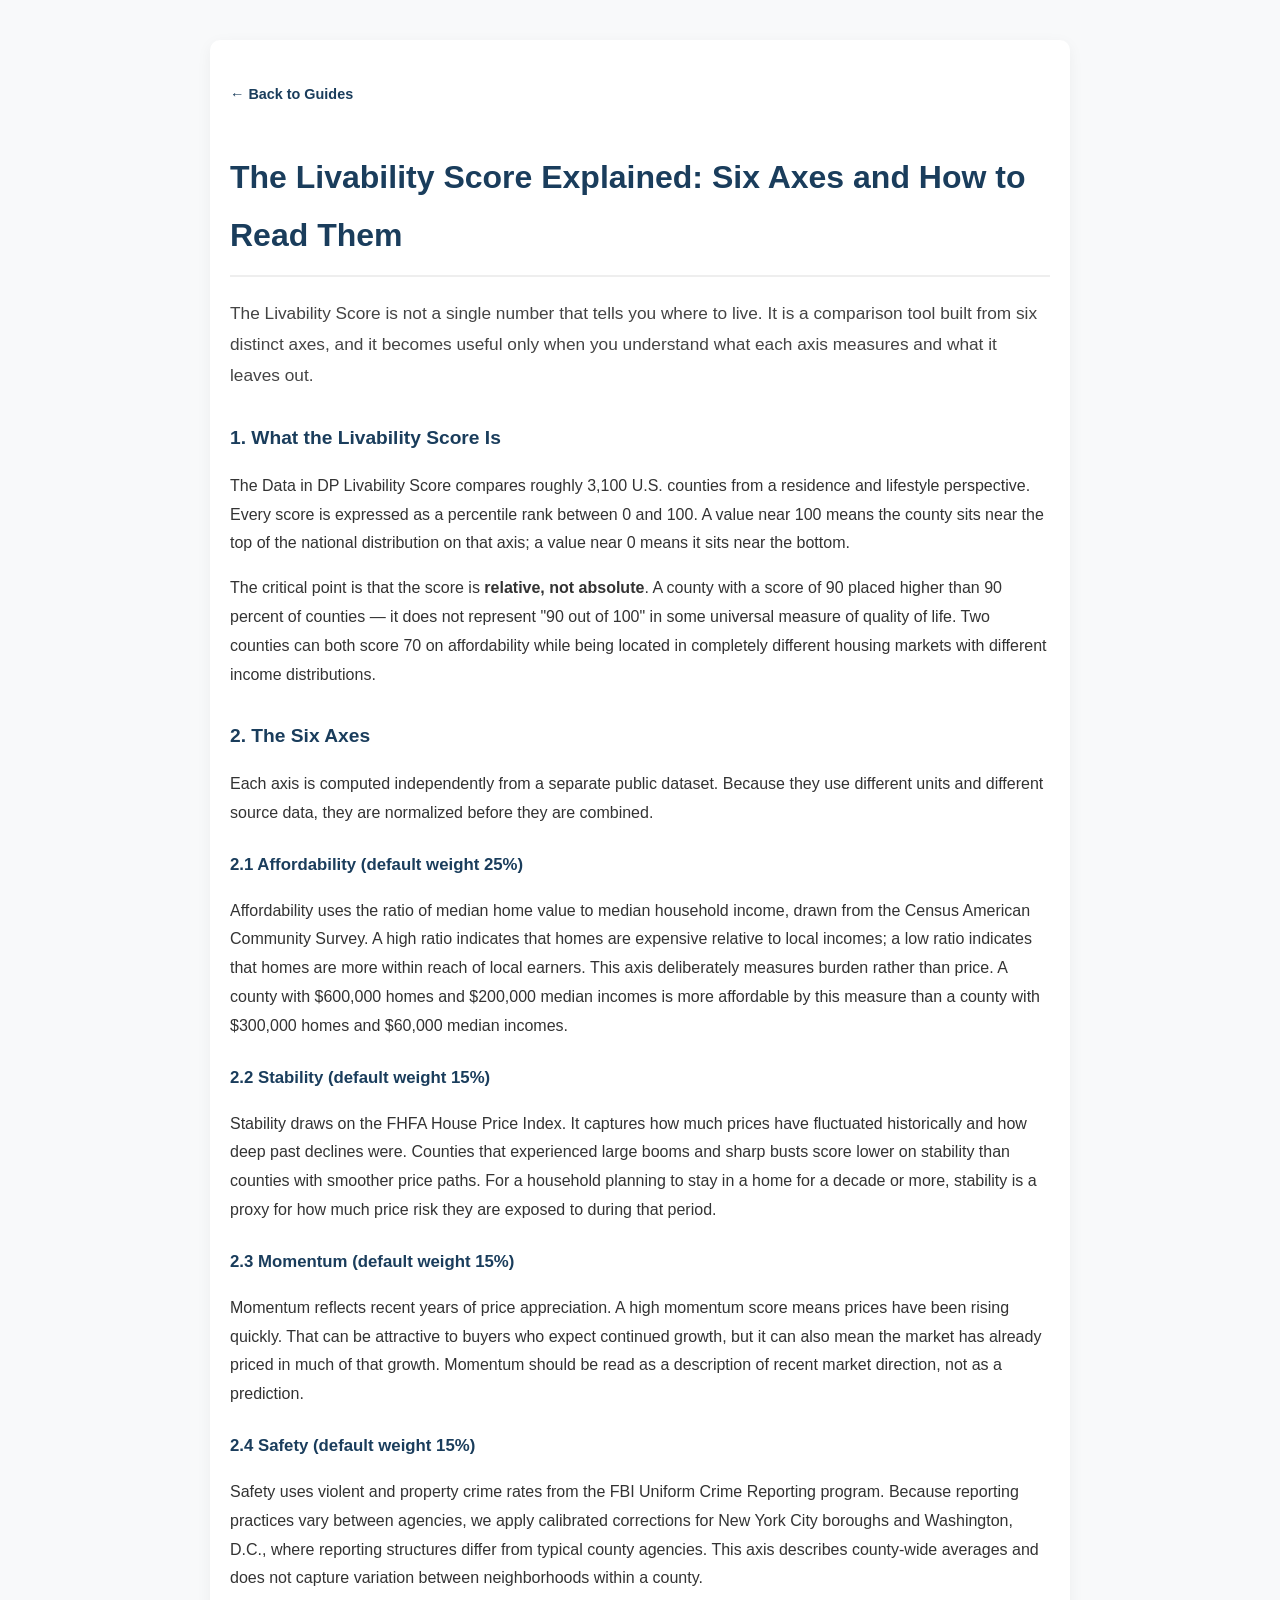
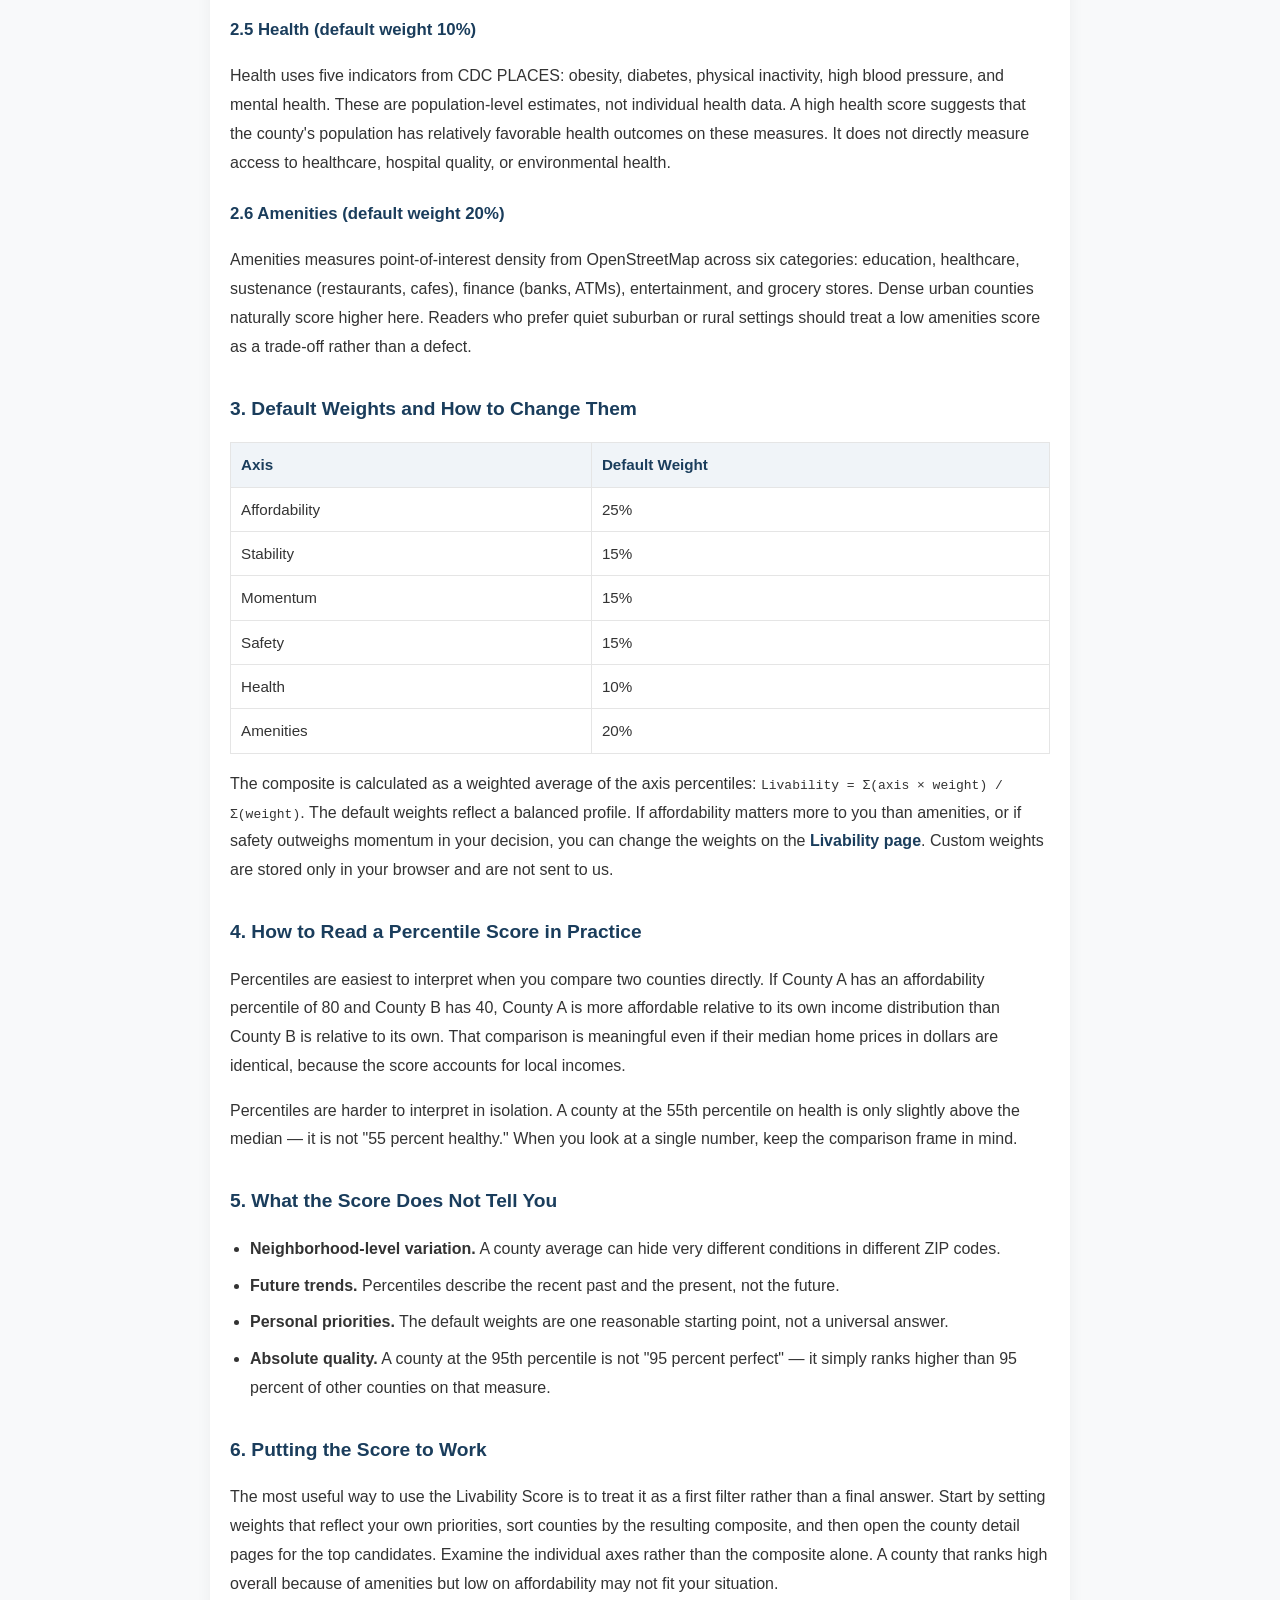
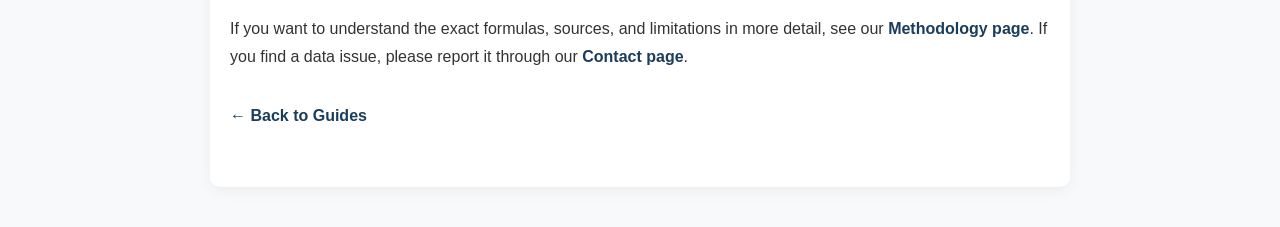
<file: guides/livability-score-guide.html>
<!DOCTYPE html>
<html lang="en">
<head>
  <meta charset="UTF-8">
  <meta name="viewport" content="width=device-width, initial-scale=1.0">
  <title>Livability Score Explained: The Six Axes and How to Read Them</title>
  <meta name="description" content="A complete guide to the Data in DP Livability Score: what the six axes measure, how percentile ranking works, how to adjust weights, and the limitations readers should know.">
  <style>
    body { font-family: -apple-system, BlinkMacSystemFont, "Segoe UI", Roboto, Helvetica, Arial, sans-serif; margin: 0; padding: 0; background: #f8f9fa; color: #333; line-height: 1.8; }
    .container { max-width: 820px; margin: 40px auto; padding: 40px 20px; background: white; border-radius: 10px; box-shadow: 0 4px 15px rgba(0,0,0,0.05); }
    h1 { color: #1a3d5c; border-bottom: 2px solid #eee; padding-bottom: 10px; }
    h2 { color: #1a3d5c; margin-top: 30px; font-size: 1.2em; }
    h3 { color: #1a3d5c; margin-top: 22px; font-size: 1.05em; }
    a { color: #1a3d5c; text-decoration: none; font-weight: bold; }
    a:hover { text-decoration: underline; }
    .back-link { display: inline-block; margin-bottom: 20px; font-size: 0.9em; }
    .lead { font-size: 1.08em; color: #444; }
    ul { padding-left: 20px; }
    li { margin-bottom: 8px; }
    .note { background:#f0f4f8; border-left:4px solid #1a3d5c; padding:12px 16px; border-radius:4px; font-size:0.95em; }
    table { width: 100%; border-collapse: collapse; margin: 16px 0; font-size: 0.95em; }
    th, td { border: 1px solid #e5e5e5; padding: 8px 10px; text-align: left; }
    th { background: #f0f4f8; color: #1a3d5c; }
  </style>
</head>
<body>
  <div class="container">
    <a href="/guides/" class="back-link">← Back to Guides</a>
    <h1>The Livability Score Explained: Six Axes and How to Read Them</h1>
    <p class="lead">The Livability Score is not a single number that tells you where to live. It is a comparison tool built from six distinct axes, and it becomes useful only when you understand what each axis measures and what it leaves out.</p>

    <h2>1. What the Livability Score Is</h2>
    <p>The Data in DP Livability Score compares roughly 3,100 U.S. counties from a residence and lifestyle perspective. Every score is expressed as a percentile rank between 0 and 100. A value near 100 means the county sits near the top of the national distribution on that axis; a value near 0 means it sits near the bottom.</p>
    <p>The critical point is that the score is <strong>relative, not absolute</strong>. A county with a score of 90 placed higher than 90 percent of counties — it does not represent "90 out of 100" in some universal measure of quality of life. Two counties can both score 70 on affordability while being located in completely different housing markets with different income distributions.</p>

    <h2>2. The Six Axes</h2>
    <p>Each axis is computed independently from a separate public dataset. Because they use different units and different source data, they are normalized before they are combined.</p>

    <h3>2.1 Affordability (default weight 25%)</h3>
    <p>Affordability uses the ratio of median home value to median household income, drawn from the Census American Community Survey. A high ratio indicates that homes are expensive relative to local incomes; a low ratio indicates that homes are more within reach of local earners. This axis deliberately measures burden rather than price. A county with $600,000 homes and $200,000 median incomes is more affordable by this measure than a county with $300,000 homes and $60,000 median incomes.</p>

    <h3>2.2 Stability (default weight 15%)</h3>
    <p>Stability draws on the FHFA House Price Index. It captures how much prices have fluctuated historically and how deep past declines were. Counties that experienced large booms and sharp busts score lower on stability than counties with smoother price paths. For a household planning to stay in a home for a decade or more, stability is a proxy for how much price risk they are exposed to during that period.</p>

    <h3>2.3 Momentum (default weight 15%)</h3>
    <p>Momentum reflects recent years of price appreciation. A high momentum score means prices have been rising quickly. That can be attractive to buyers who expect continued growth, but it can also mean the market has already priced in much of that growth. Momentum should be read as a description of recent market direction, not as a prediction.</p>

    <h3>2.4 Safety (default weight 15%)</h3>
    <p>Safety uses violent and property crime rates from the FBI Uniform Crime Reporting program. Because reporting practices vary between agencies, we apply calibrated corrections for New York City boroughs and Washington, D.C., where reporting structures differ from typical county agencies. This axis describes county-wide averages and does not capture variation between neighborhoods within a county.</p>

    <h3>2.5 Health (default weight 10%)</h3>
    <p>Health uses five indicators from CDC PLACES: obesity, diabetes, physical inactivity, high blood pressure, and mental health. These are population-level estimates, not individual health data. A high health score suggests that the county's population has relatively favorable health outcomes on these measures. It does not directly measure access to healthcare, hospital quality, or environmental health.</p>

    <h3>2.6 Amenities (default weight 20%)</h3>
    <p>Amenities measures point-of-interest density from OpenStreetMap across six categories: education, healthcare, sustenance (restaurants, cafes), finance (banks, ATMs), entertainment, and grocery stores. Dense urban counties naturally score higher here. Readers who prefer quiet suburban or rural settings should treat a low amenities score as a trade-off rather than a defect.</p>

    <h2>3. Default Weights and How to Change Them</h2>
    <table>
      <tr><th>Axis</th><th>Default Weight</th></tr>
      <tr><td>Affordability</td><td>25%</td></tr>
      <tr><td>Stability</td><td>15%</td></tr>
      <tr><td>Momentum</td><td>15%</td></tr>
      <tr><td>Safety</td><td>15%</td></tr>
      <tr><td>Health</td><td>10%</td></tr>
      <tr><td>Amenities</td><td>20%</td></tr>
    </table>
    <p>The composite is calculated as a weighted average of the axis percentiles: <code>Livability = Σ(axis × weight) / Σ(weight)</code>. The default weights reflect a balanced profile. If affordability matters more to you than amenities, or if safety outweighs momentum in your decision, you can change the weights on the <a href="https://housing.dataindp.com/livability.html">Livability page</a>. Custom weights are stored only in your browser and are not sent to us.</p>

    <h2>4. How to Read a Percentile Score in Practice</h2>
    <p>Percentiles are easiest to interpret when you compare two counties directly. If County A has an affordability percentile of 80 and County B has 40, County A is more affordable relative to its own income distribution than County B is relative to its own. That comparison is meaningful even if their median home prices in dollars are identical, because the score accounts for local incomes.</p>
    <p>Percentiles are harder to interpret in isolation. A county at the 55th percentile on health is only slightly above the median — it is not "55 percent healthy." When you look at a single number, keep the comparison frame in mind.</p>

    <h2>5. What the Score Does Not Tell You</h2>
    <ul>
      <li><strong>Neighborhood-level variation.</strong> A county average can hide very different conditions in different ZIP codes.</li>
      <li><strong>Future trends.</strong> Percentiles describe the recent past and the present, not the future.</li>
      <li><strong>Personal priorities.</strong> The default weights are one reasonable starting point, not a universal answer.</li>
      <li><strong>Absolute quality.</strong> A county at the 95th percentile is not "95 percent perfect" — it simply ranks higher than 95 percent of other counties on that measure.</li>
    </ul>

    <h2>6. Putting the Score to Work</h2>
    <p>The most useful way to use the Livability Score is to treat it as a first filter rather than a final answer. Start by setting weights that reflect your own priorities, sort counties by the resulting composite, and then open the county detail pages for the top candidates. Examine the individual axes rather than the composite alone. A county that ranks high overall because of amenities but low on affordability may not fit your situation.</p>
    <p>If you want to understand the exact formulas, sources, and limitations in more detail, see our <a href="/methodology.html">Methodology page</a>. If you find a data issue, please report it through our <a href="/contact.html">Contact page</a>.</p>

    <p style="margin-top:30px;"><a href="/guides/">← Back to Guides</a></p>
  </div>
</body>
</html>
</file>
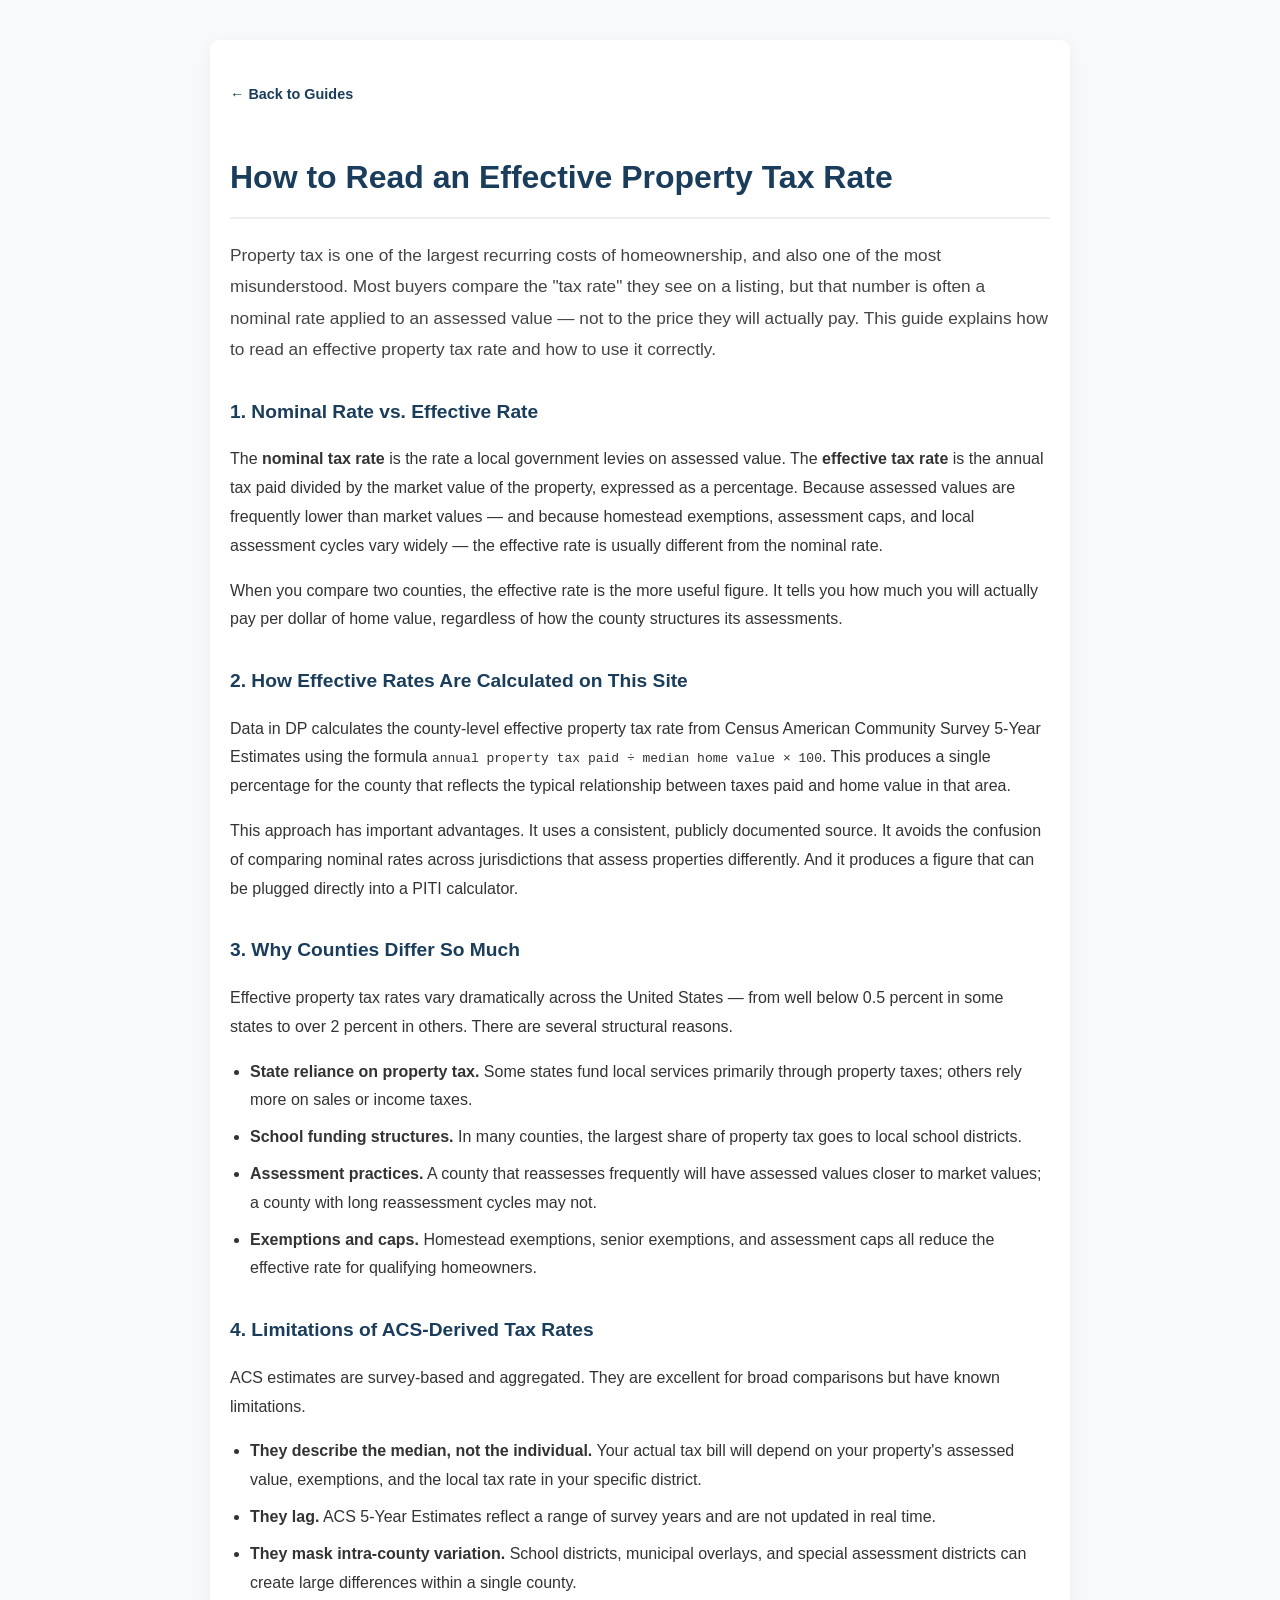
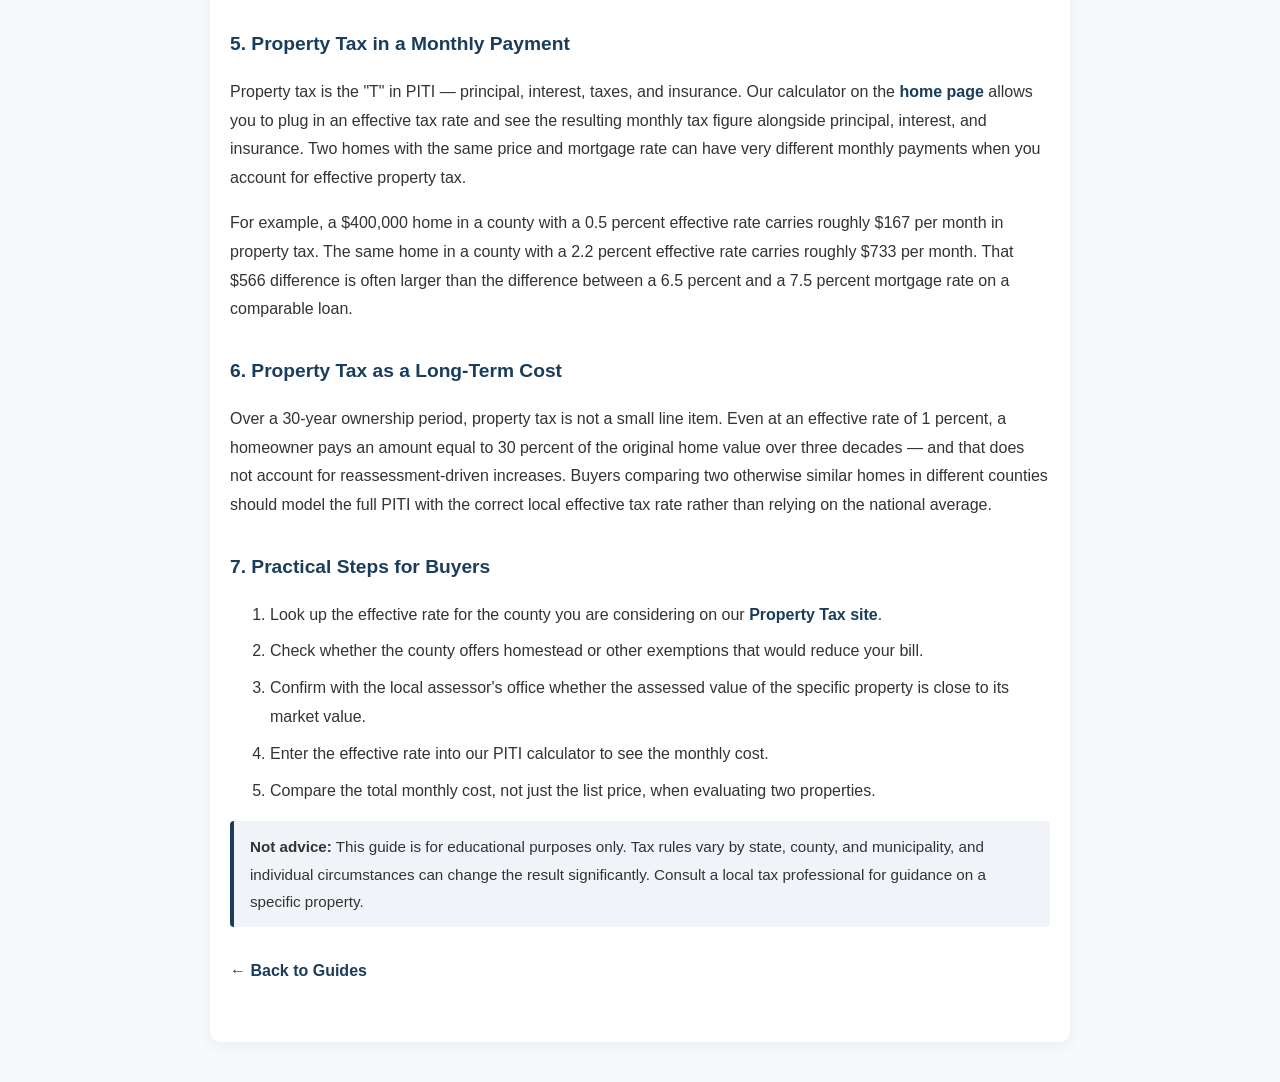
<file: guides/property-tax-guide.html>
<!DOCTYPE html>
<html lang="en">
<head>
  <meta charset="UTF-8">
  <meta name="viewport" content="width=device-width, initial-scale=1.0">
  <title>How to Read an Effective Property Tax Rate - Data in DP</title>
  <meta name="description" content="Learn the difference between nominal and effective property tax rates, why county rates vary, how ACS data is used, and how property tax fits into a monthly PITI payment.">
  <style>
    body { font-family: -apple-system, BlinkMacSystemFont, "Segoe UI", Roboto, Helvetica, Arial, sans-serif; margin: 0; padding: 0; background: #f8f9fa; color: #333; line-height: 1.8; }
    .container { max-width: 820px; margin: 40px auto; padding: 40px 20px; background: white; border-radius: 10px; box-shadow: 0 4px 15px rgba(0,0,0,0.05); }
    h1 { color: #1a3d5c; border-bottom: 2px solid #eee; padding-bottom: 10px; }
    h2 { color: #1a3d5c; margin-top: 30px; font-size: 1.2em; }
    h3 { color: #1a3d5c; margin-top: 22px; font-size: 1.05em; }
    a { color: #1a3d5c; text-decoration: none; font-weight: bold; }
    a:hover { text-decoration: underline; }
    .back-link { display: inline-block; margin-bottom: 20px; font-size: 0.9em; }
    .lead { font-size: 1.08em; color: #444; }
    ul { padding-left: 20px; }
    li { margin-bottom: 8px; }
    .note { background:#f0f4f8; border-left:4px solid #1a3d5c; padding:12px 16px; border-radius:4px; font-size:0.95em; }
    table { width: 100%; border-collapse: collapse; margin: 16px 0; font-size: 0.95em; }
    th, td { border: 1px solid #e5e5e5; padding: 8px 10px; text-align: left; }
    th { background: #f0f4f8; color: #1a3d5c; }
  </style>
</head>
<body>
  <div class="container">
    <a href="/guides/" class="back-link">← Back to Guides</a>
    <h1>How to Read an Effective Property Tax Rate</h1>
    <p class="lead">Property tax is one of the largest recurring costs of homeownership, and also one of the most misunderstood. Most buyers compare the "tax rate" they see on a listing, but that number is often a nominal rate applied to an assessed value — not to the price they will actually pay. This guide explains how to read an effective property tax rate and how to use it correctly.</p>

    <h2>1. Nominal Rate vs. Effective Rate</h2>
    <p>The <strong>nominal tax rate</strong> is the rate a local government levies on assessed value. The <strong>effective tax rate</strong> is the annual tax paid divided by the market value of the property, expressed as a percentage. Because assessed values are frequently lower than market values — and because homestead exemptions, assessment caps, and local assessment cycles vary widely — the effective rate is usually different from the nominal rate.</p>
    <p>When you compare two counties, the effective rate is the more useful figure. It tells you how much you will actually pay per dollar of home value, regardless of how the county structures its assessments.</p>

    <h2>2. How Effective Rates Are Calculated on This Site</h2>
    <p>Data in DP calculates the county-level effective property tax rate from Census American Community Survey 5-Year Estimates using the formula <code>annual property tax paid ÷ median home value × 100</code>. This produces a single percentage for the county that reflects the typical relationship between taxes paid and home value in that area.</p>
    <p>This approach has important advantages. It uses a consistent, publicly documented source. It avoids the confusion of comparing nominal rates across jurisdictions that assess properties differently. And it produces a figure that can be plugged directly into a PITI calculator.</p>

    <h2>3. Why Counties Differ So Much</h2>
    <p>Effective property tax rates vary dramatically across the United States — from well below 0.5 percent in some states to over 2 percent in others. There are several structural reasons.</p>
    <ul>
      <li><strong>State reliance on property tax.</strong> Some states fund local services primarily through property taxes; others rely more on sales or income taxes.</li>
      <li><strong>School funding structures.</strong> In many counties, the largest share of property tax goes to local school districts.</li>
      <li><strong>Assessment practices.</strong> A county that reassesses frequently will have assessed values closer to market values; a county with long reassessment cycles may not.</li>
      <li><strong>Exemptions and caps.</strong> Homestead exemptions, senior exemptions, and assessment caps all reduce the effective rate for qualifying homeowners.</li>
    </ul>

    <h2>4. Limitations of ACS-Derived Tax Rates</h2>
    <p>ACS estimates are survey-based and aggregated. They are excellent for broad comparisons but have known limitations.</p>
    <ul>
      <li><strong>They describe the median, not the individual.</strong> Your actual tax bill will depend on your property's assessed value, exemptions, and the local tax rate in your specific district.</li>
      <li><strong>They lag.</strong> ACS 5-Year Estimates reflect a range of survey years and are not updated in real time.</li>
      <li><strong>They mask intra-county variation.</strong> School districts, municipal overlays, and special assessment districts can create large differences within a single county.</li>
    </ul>

    <h2>5. Property Tax in a Monthly Payment</h2>
    <p>Property tax is the "T" in PITI — principal, interest, taxes, and insurance. Our calculator on the <a href="/">home page</a> allows you to plug in an effective tax rate and see the resulting monthly tax figure alongside principal, interest, and insurance. Two homes with the same price and mortgage rate can have very different monthly payments when you account for effective property tax.</p>
    <p>For example, a $400,000 home in a county with a 0.5 percent effective rate carries roughly $167 per month in property tax. The same home in a county with a 2.2 percent effective rate carries roughly $733 per month. That $566 difference is often larger than the difference between a 6.5 percent and a 7.5 percent mortgage rate on a comparable loan.</p>

    <h2>6. Property Tax as a Long-Term Cost</h2>
    <p>Over a 30-year ownership period, property tax is not a small line item. Even at an effective rate of 1 percent, a homeowner pays an amount equal to 30 percent of the original home value over three decades — and that does not account for reassessment-driven increases. Buyers comparing two otherwise similar homes in different counties should model the full PITI with the correct local effective tax rate rather than relying on the national average.</p>

    <h2>7. Practical Steps for Buyers</h2>
    <ol>
      <li>Look up the effective rate for the county you are considering on our <a href="https://propertytax.dataindp.com">Property Tax site</a>.</li>
      <li>Check whether the county offers homestead or other exemptions that would reduce your bill.</li>
      <li>Confirm with the local assessor's office whether the assessed value of the specific property is close to its market value.</li>
      <li>Enter the effective rate into our PITI calculator to see the monthly cost.</li>
      <li>Compare the total monthly cost, not just the list price, when evaluating two properties.</li>
    </ol>

    <div class="note">
      <strong>Not advice:</strong> This guide is for educational purposes only. Tax rules vary by state, county, and municipality, and individual circumstances can change the result significantly. Consult a local tax professional for guidance on a specific property.
    </div>

    <p style="margin-top:30px;"><a href="/guides/">← Back to Guides</a></p>
  </div>
</body>
</html>
</file>
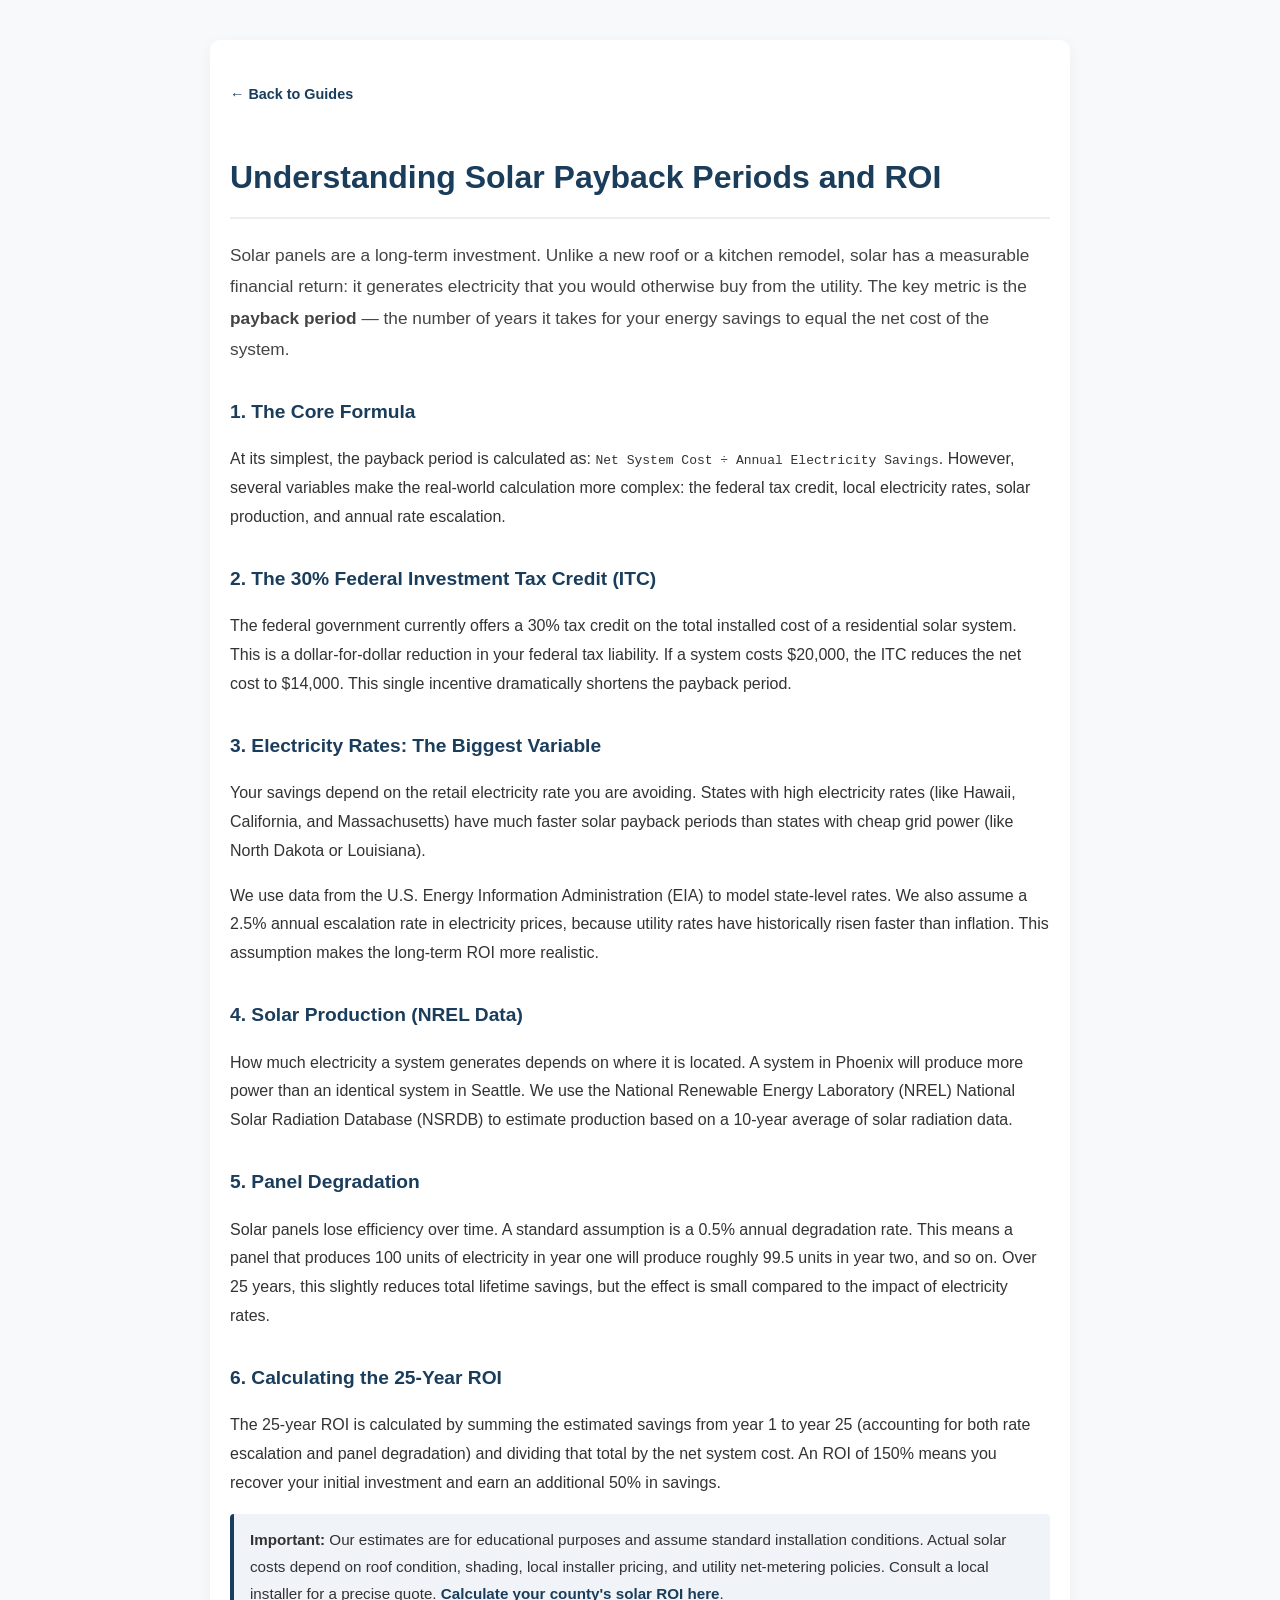
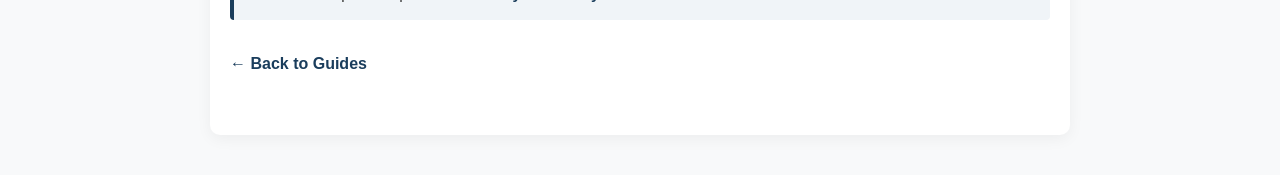
<file: guides/solar-roi-guide.html>
<!DOCTYPE html>
<html lang="en">
<head>
  <meta charset="UTF-8">
  <meta name="viewport" content="width=device-width, initial-scale=1.0">
  <title>Understanding Solar Payback Periods and ROI - Data in DP</title>
  <meta name="description" content="Learn how to calculate solar payback periods using EIA electricity rates, NREL solar data, and the 30% federal ITC. Understand the long-term ROI of home solar.">
  <style>
    body { font-family: -apple-system, BlinkMacSystemFont, "Segoe UI", Roboto, Helvetica, Arial, sans-serif; margin: 0; padding: 0; background: #f8f9fa; color: #333; line-height: 1.8; }
    .container { max-width: 820px; margin: 40px auto; padding: 40px 20px; background: white; border-radius: 10px; box-shadow: 0 4px 15px rgba(0,0,0,0.05); }
    h1 { color: #1a3d5c; border-bottom: 2px solid #eee; padding-bottom: 10px; }
    h2 { color: #1a3d5c; margin-top: 30px; font-size: 1.2em; }
    h3 { color: #1a3d5c; margin-top: 22px; font-size: 1.05em; }
    a { color: #1a3d5c; text-decoration: none; font-weight: bold; }
    a:hover { text-decoration: underline; }
    .back-link { display: inline-block; margin-bottom: 20px; font-size: 0.9em; }
    .lead { font-size: 1.08em; color: #444; }
    ul { padding-left: 20px; }
    li { margin-bottom: 8px; }
    .note { background:#f0f4f8; border-left:4px solid #1a3d5c; padding:12px 16px; border-radius:4px; font-size:0.95em; }
  </style>
</head>
<body>
  <div class="container">
    <a href="/guides/" class="back-link">← Back to Guides</a>
    <h1>Understanding Solar Payback Periods and ROI</h1>
    <p class="lead">Solar panels are a long-term investment. Unlike a new roof or a kitchen remodel, solar has a measurable financial return: it generates electricity that you would otherwise buy from the utility. The key metric is the <strong>payback period</strong> — the number of years it takes for your energy savings to equal the net cost of the system.</p>

    <h2>1. The Core Formula</h2>
    <p>At its simplest, the payback period is calculated as: <code>Net System Cost ÷ Annual Electricity Savings</code>. However, several variables make the real-world calculation more complex: the federal tax credit, local electricity rates, solar production, and annual rate escalation.</p>

    <h2>2. The 30% Federal Investment Tax Credit (ITC)</h2>
    <p>The federal government currently offers a 30% tax credit on the total installed cost of a residential solar system. This is a dollar-for-dollar reduction in your federal tax liability. If a system costs $20,000, the ITC reduces the net cost to $14,000. This single incentive dramatically shortens the payback period.</p>

    <h2>3. Electricity Rates: The Biggest Variable</h2>
    <p>Your savings depend on the retail electricity rate you are avoiding. States with high electricity rates (like Hawaii, California, and Massachusetts) have much faster solar payback periods than states with cheap grid power (like North Dakota or Louisiana).</p>
    <p>We use data from the U.S. Energy Information Administration (EIA) to model state-level rates. We also assume a 2.5% annual escalation rate in electricity prices, because utility rates have historically risen faster than inflation. This assumption makes the long-term ROI more realistic.</p>

    <h2>4. Solar Production (NREL Data)</h2>
    <p>How much electricity a system generates depends on where it is located. A system in Phoenix will produce more power than an identical system in Seattle. We use the National Renewable Energy Laboratory (NREL) National Solar Radiation Database (NSRDB) to estimate production based on a 10-year average of solar radiation data.</p>

    <h2>5. Panel Degradation</h2>
    <p>Solar panels lose efficiency over time. A standard assumption is a 0.5% annual degradation rate. This means a panel that produces 100 units of electricity in year one will produce roughly 99.5 units in year two, and so on. Over 25 years, this slightly reduces total lifetime savings, but the effect is small compared to the impact of electricity rates.</p>

    <h2>6. Calculating the 25-Year ROI</h2>
    <p>The 25-year ROI is calculated by summing the estimated savings from year 1 to year 25 (accounting for both rate escalation and panel degradation) and dividing that total by the net system cost. An ROI of 150% means you recover your initial investment and earn an additional 50% in savings.</p>

    <div class="note">
      <strong>Important:</strong> Our estimates are for educational purposes and assume standard installation conditions. Actual solar costs depend on roof condition, shading, local installer pricing, and utility net-metering policies. Consult a local installer for a precise quote. <a href="https://solar.dataindp.com">Calculate your county's solar ROI here</a>.
    </div>

    <p style="margin-top:30px;"><a href="/guides/">← Back to Guides</a></p>
  </div>
</body>
</html>
</file>
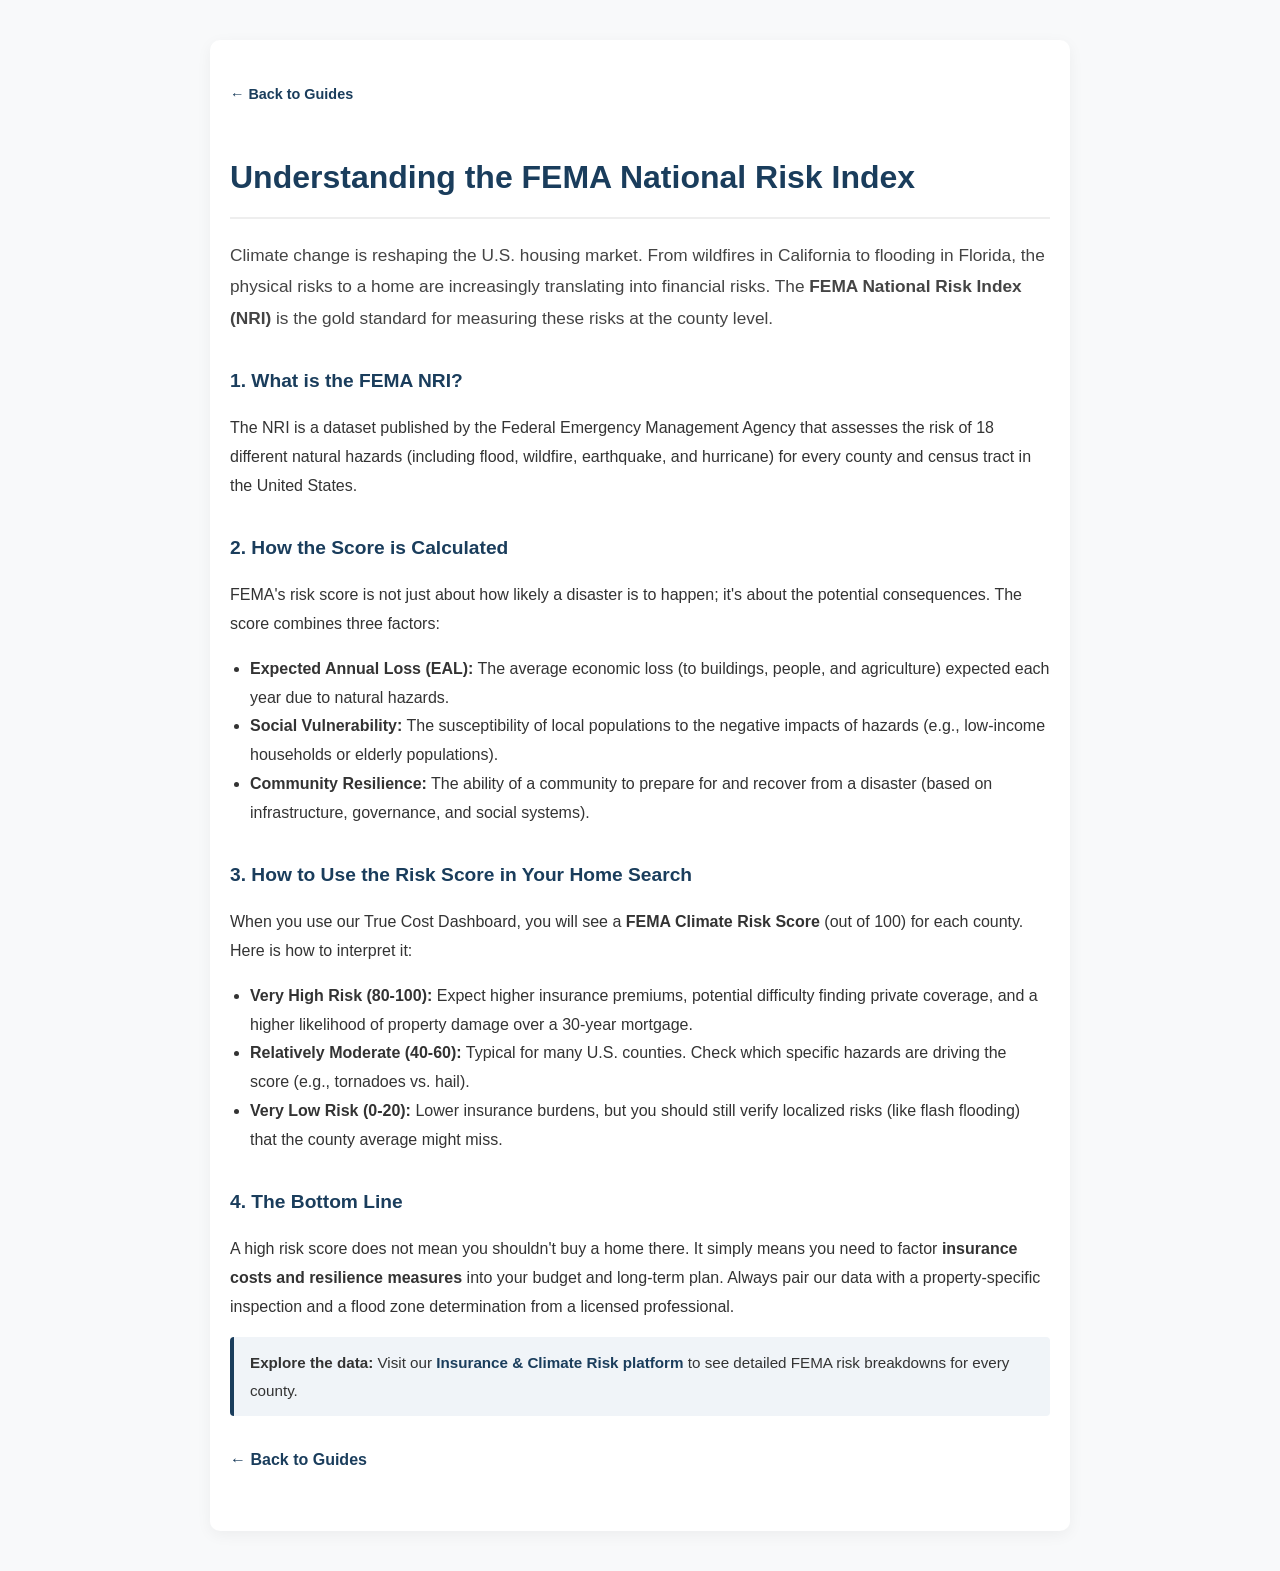
<file: guides/understanding-fema-risk-index.html>
<!DOCTYPE html>
<html lang="en">
<head>
  <meta charset="UTF-8">
  <meta name="viewport" content="width=device-width, initial-scale=1.0">
  <title>Understanding the FEMA National Risk Index</title>
  <meta name="description" content="A plain-English guide to the FEMA National Risk Index: how it measures climate risk, what the scores mean, and how to use them in your home search.">
  <style>
    body { font-family: -apple-system, BlinkMacSystemFont, "Segoe UI", Roboto, Helvetica, Arial, sans-serif; margin: 0; padding: 0; background: #f8f9fa; color: #333; line-height: 1.8; }
    .container { max-width: 820px; margin: 40px auto; padding: 40px 20px; background: white; border-radius: 10px; box-shadow: 0 4px 15px rgba(0,0,0,0.05); }
    h1 { color: #1a3d5c; border-bottom: 2px solid #eee; padding-bottom: 10px; }
    h2 { color: #1a3d5c; margin-top: 30px; font-size: 1.2em; }
    a { color: #1a3d5c; text-decoration: none; font-weight: bold; }
    a:hover { text-decoration: underline; }
    .back-link { display: inline-block; margin-bottom: 20px; font-size: 0.9em; }
    .lead { font-size: 1.08em; color: #444; }
    ul { padding-left: 20px; }
    .note { background:#f0f4f8; border-left:4px solid #1a3d5c; padding:12px 16px; border-radius:4px; font-size:0.95em; }
  </style>
</head>
<body>
  <div class="container">
    <a href="/guides/" class="back-link">← Back to Guides</a>
    <h1>Understanding the FEMA National Risk Index</h1>
    <p class="lead">Climate change is reshaping the U.S. housing market. From wildfires in California to flooding in Florida, the physical risks to a home are increasingly translating into financial risks. The <strong>FEMA National Risk Index (NRI)</strong> is the gold standard for measuring these risks at the county level.</p>

    <h2>1. What is the FEMA NRI?</h2>
    <p>The NRI is a dataset published by the Federal Emergency Management Agency that assesses the risk of 18 different natural hazards (including flood, wildfire, earthquake, and hurricane) for every county and census tract in the United States.</p>

    <h2>2. How the Score is Calculated</h2>
    <p>FEMA's risk score is not just about how likely a disaster is to happen; it's about the potential consequences. The score combines three factors:</p>
    <ul>
      <li><strong>Expected Annual Loss (EAL):</strong> The average economic loss (to buildings, people, and agriculture) expected each year due to natural hazards.</li>
      <li><strong>Social Vulnerability:</strong> The susceptibility of local populations to the negative impacts of hazards (e.g., low-income households or elderly populations).</li>
      <li><strong>Community Resilience:</strong> The ability of a community to prepare for and recover from a disaster (based on infrastructure, governance, and social systems).</li>
    </ul>

    <h2>3. How to Use the Risk Score in Your Home Search</h2>
    <p>When you use our True Cost Dashboard, you will see a <strong>FEMA Climate Risk Score</strong> (out of 100) for each county. Here is how to interpret it:</p>
    <ul>
      <li><strong>Very High Risk (80-100):</strong> Expect higher insurance premiums, potential difficulty finding private coverage, and a higher likelihood of property damage over a 30-year mortgage.</li>
      <li><strong>Relatively Moderate (40-60):</strong> Typical for many U.S. counties. Check which specific hazards are driving the score (e.g., tornadoes vs. hail).</li>
      <li><strong>Very Low Risk (0-20):</strong> Lower insurance burdens, but you should still verify localized risks (like flash flooding) that the county average might miss.</li>
    </ul>

    <h2>4. The Bottom Line</h2>
    <p>A high risk score does not mean you shouldn't buy a home there. It simply means you need to factor <strong>insurance costs and resilience measures</strong> into your budget and long-term plan. Always pair our data with a property-specific inspection and a flood zone determination from a licensed professional.</p>

    <div class="note">
      <strong>Explore the data:</strong> Visit our <a href="https://insurance.dataindp.com">Insurance & Climate Risk platform</a> to see detailed FEMA risk breakdowns for every county.
    </div>

    <p style="margin-top:30px;"><a href="/guides/">← Back to Guides</a></p>
  </div>
</body>
</html>
</file>
